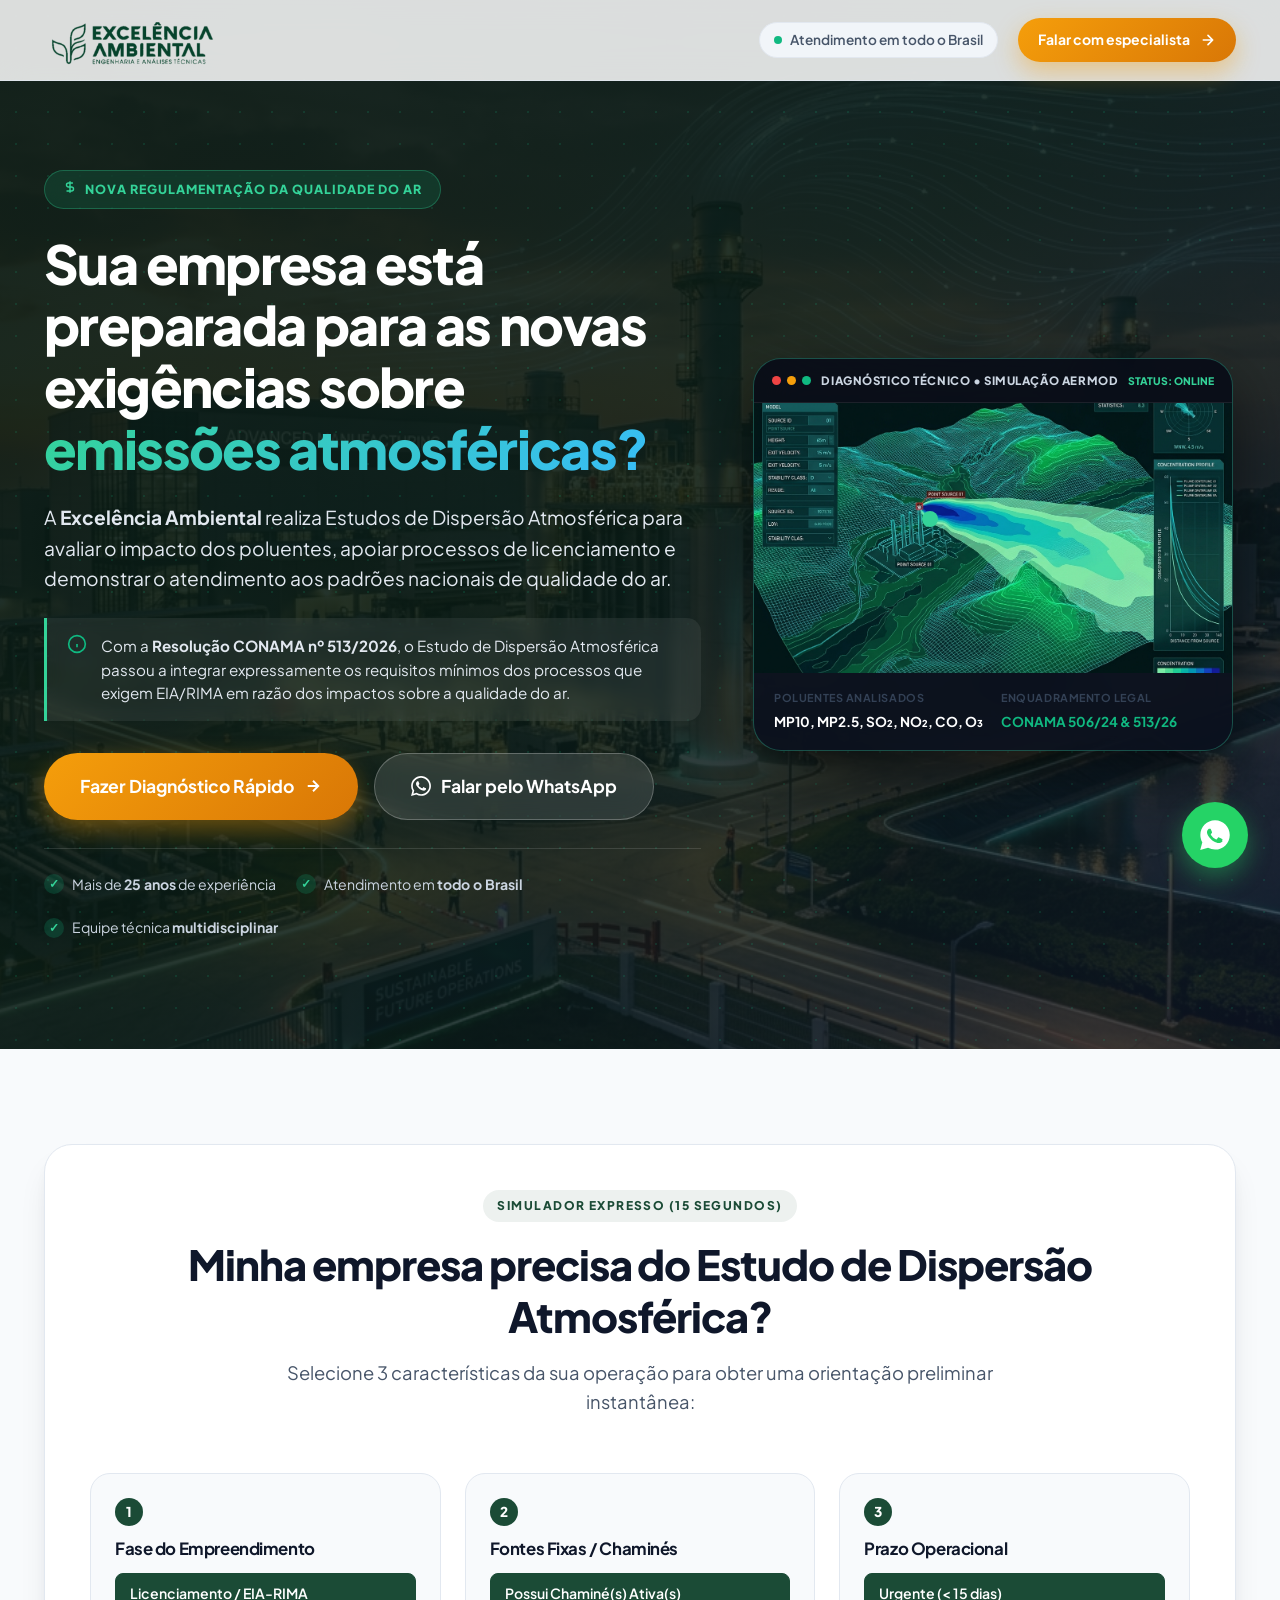
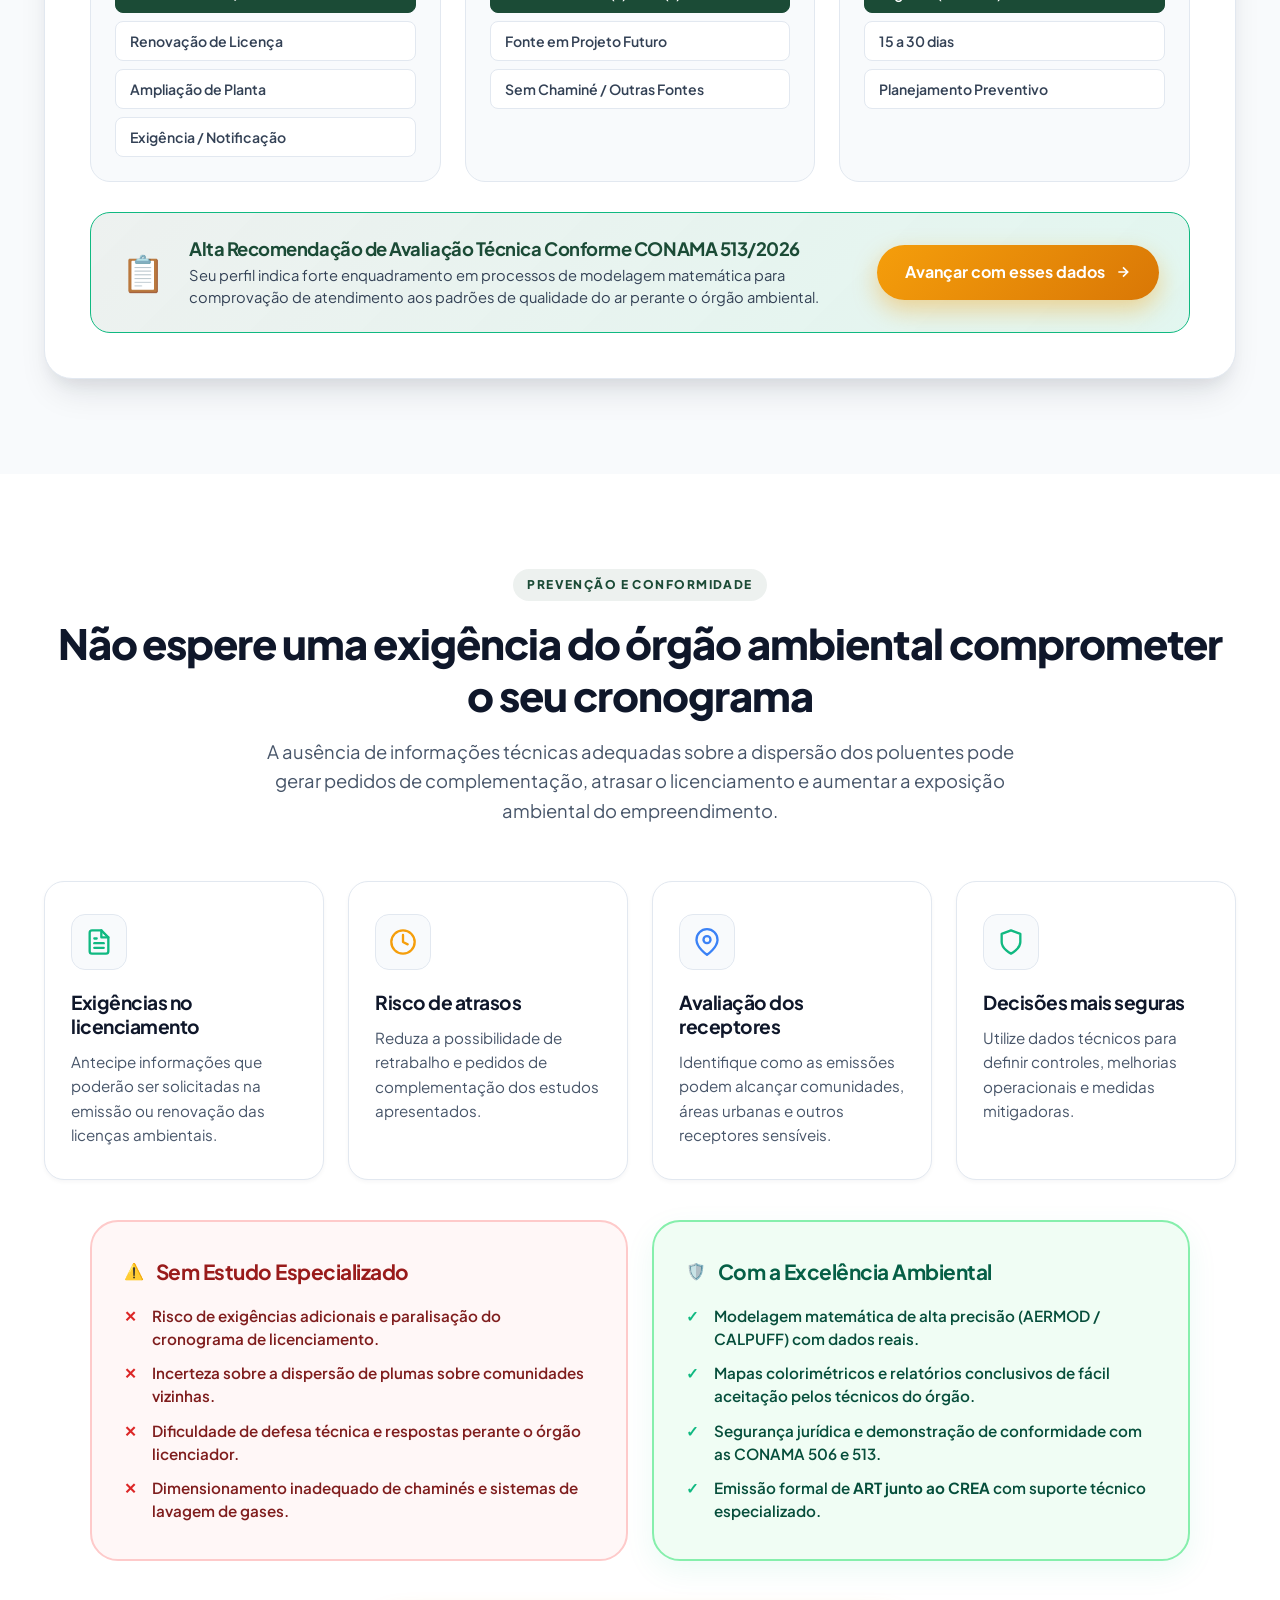
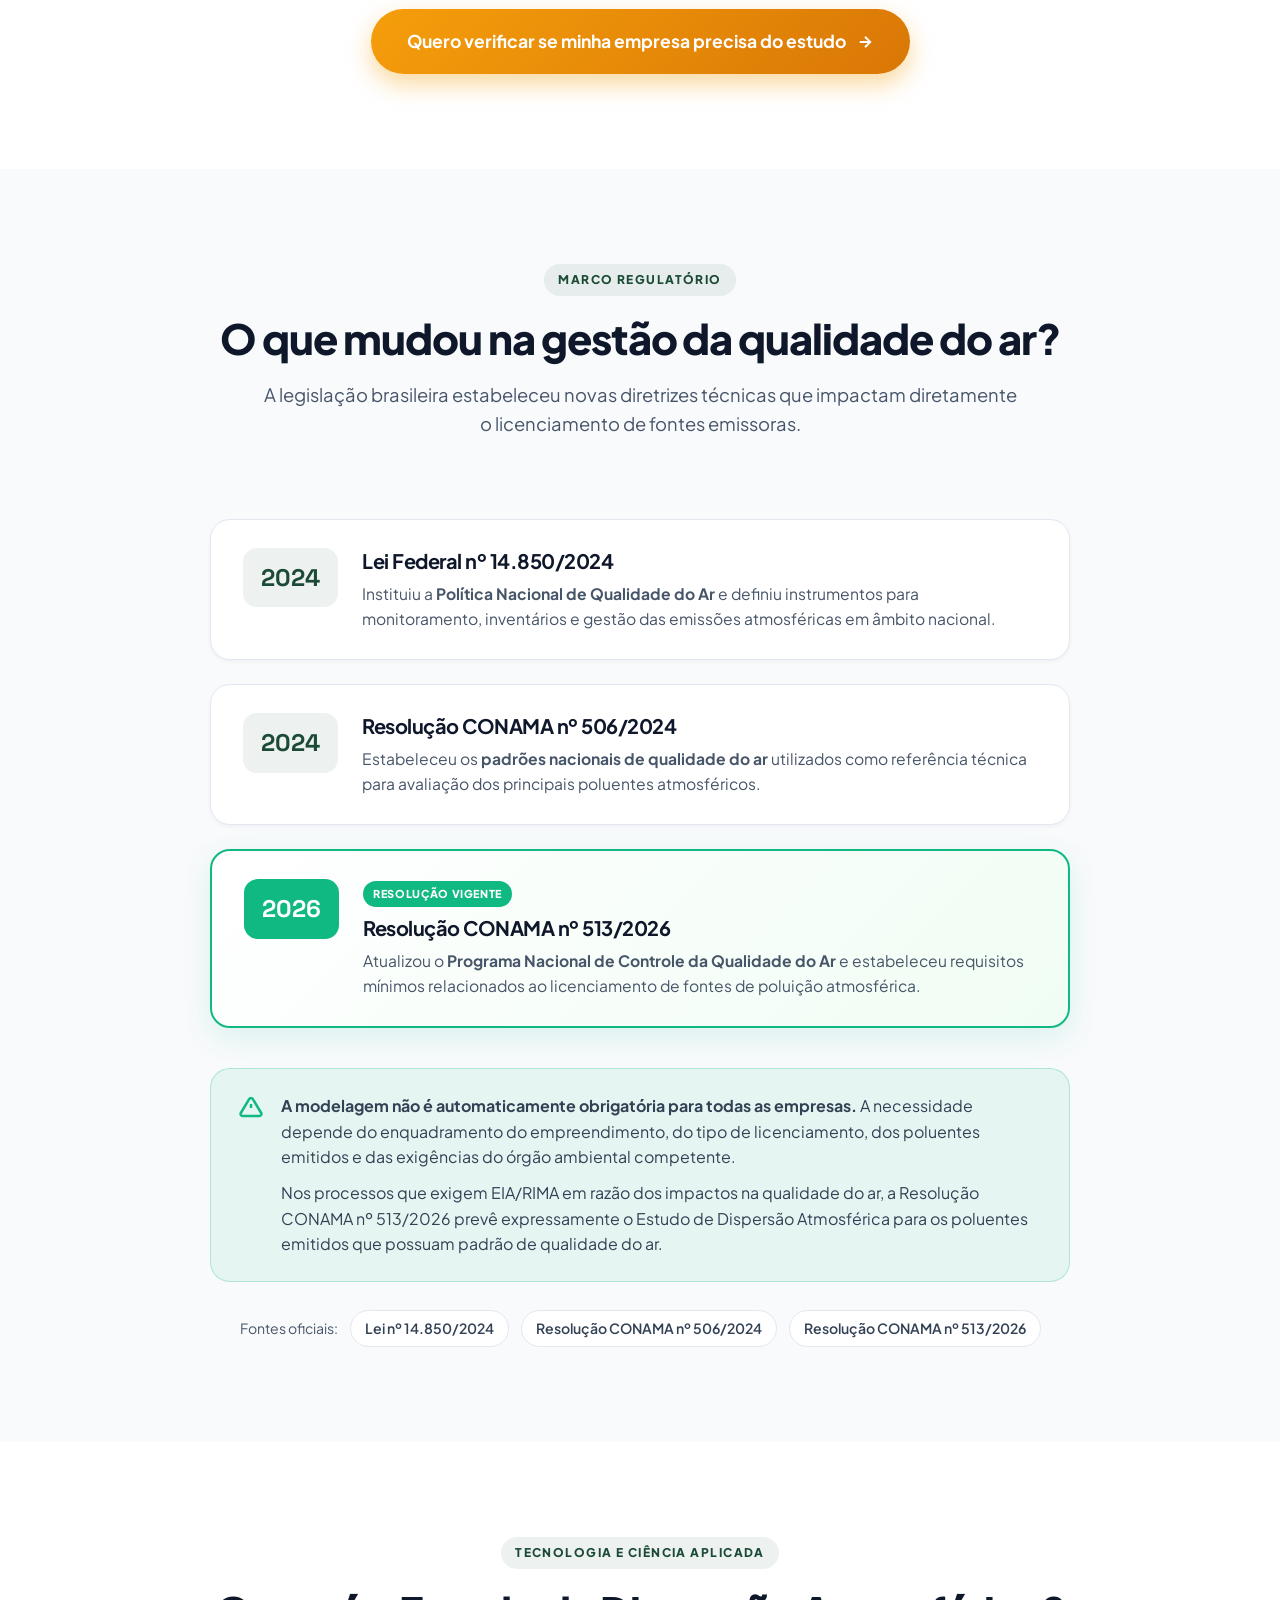
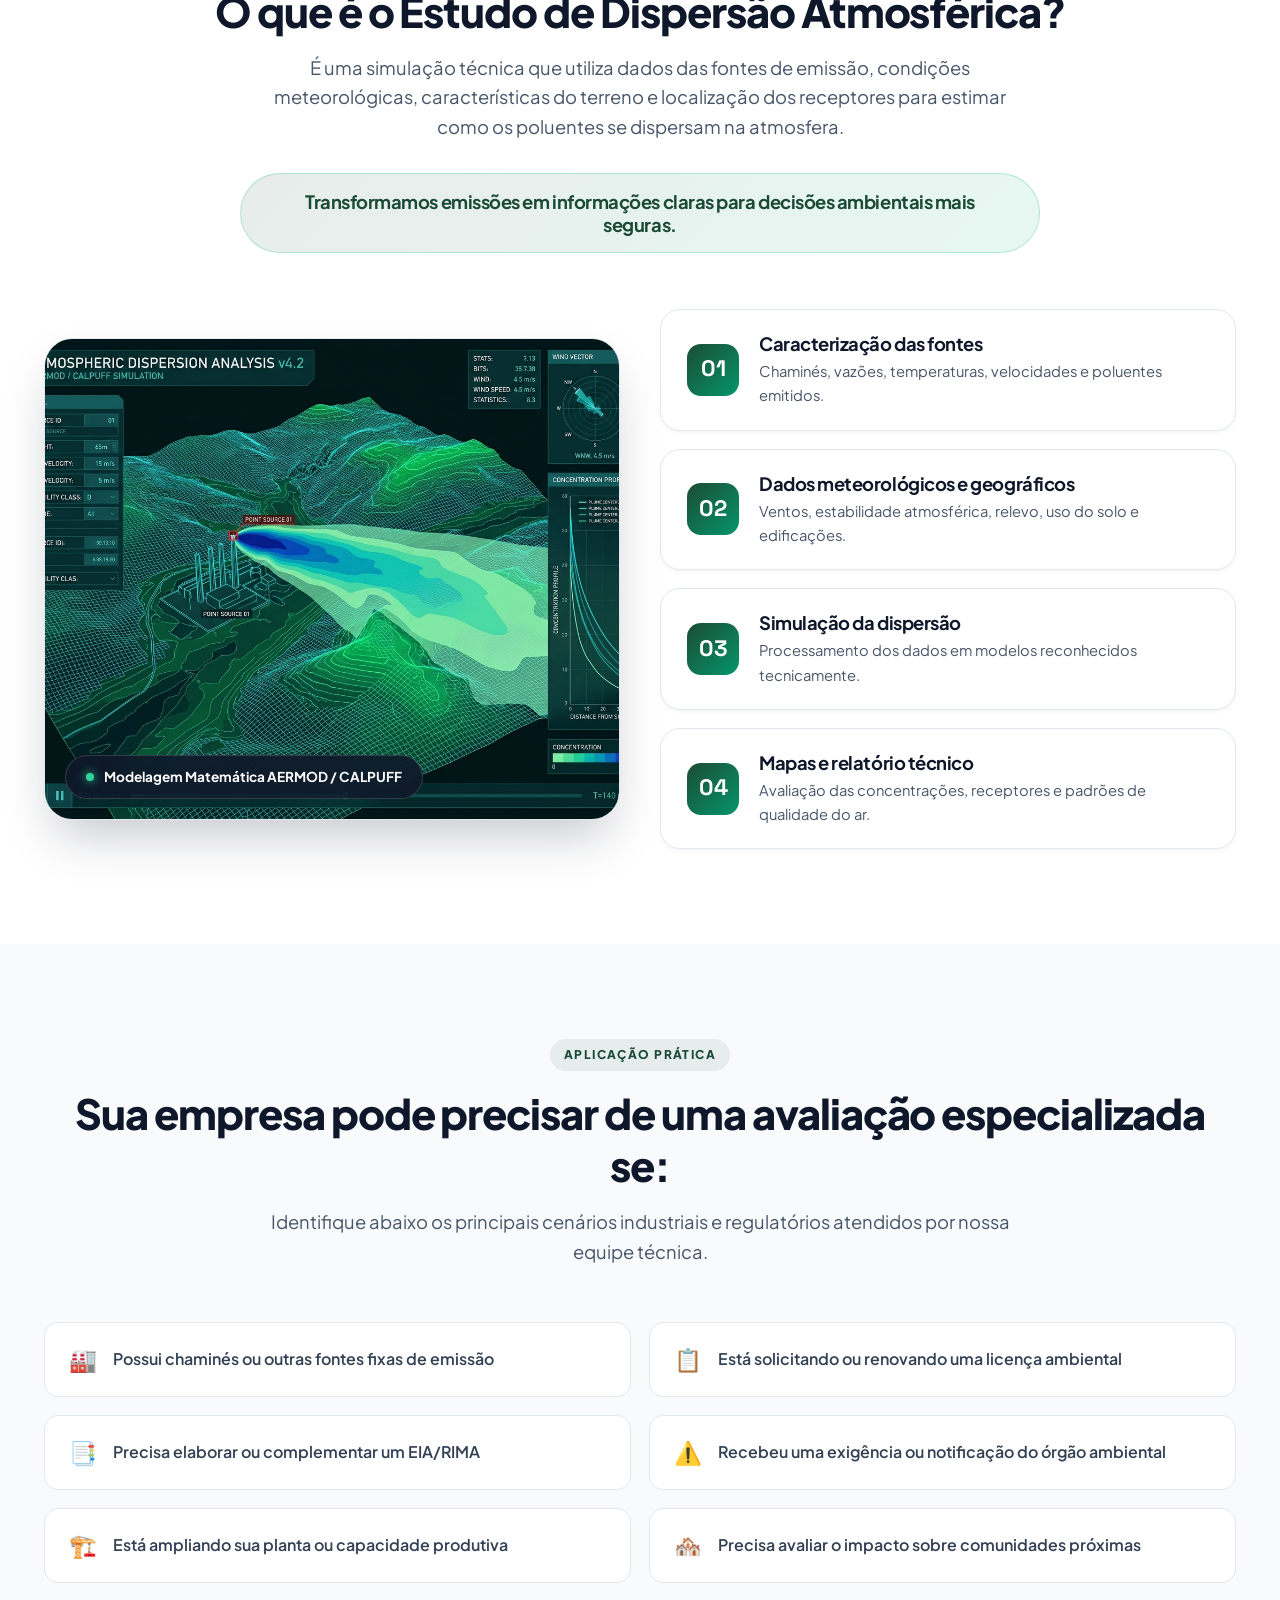
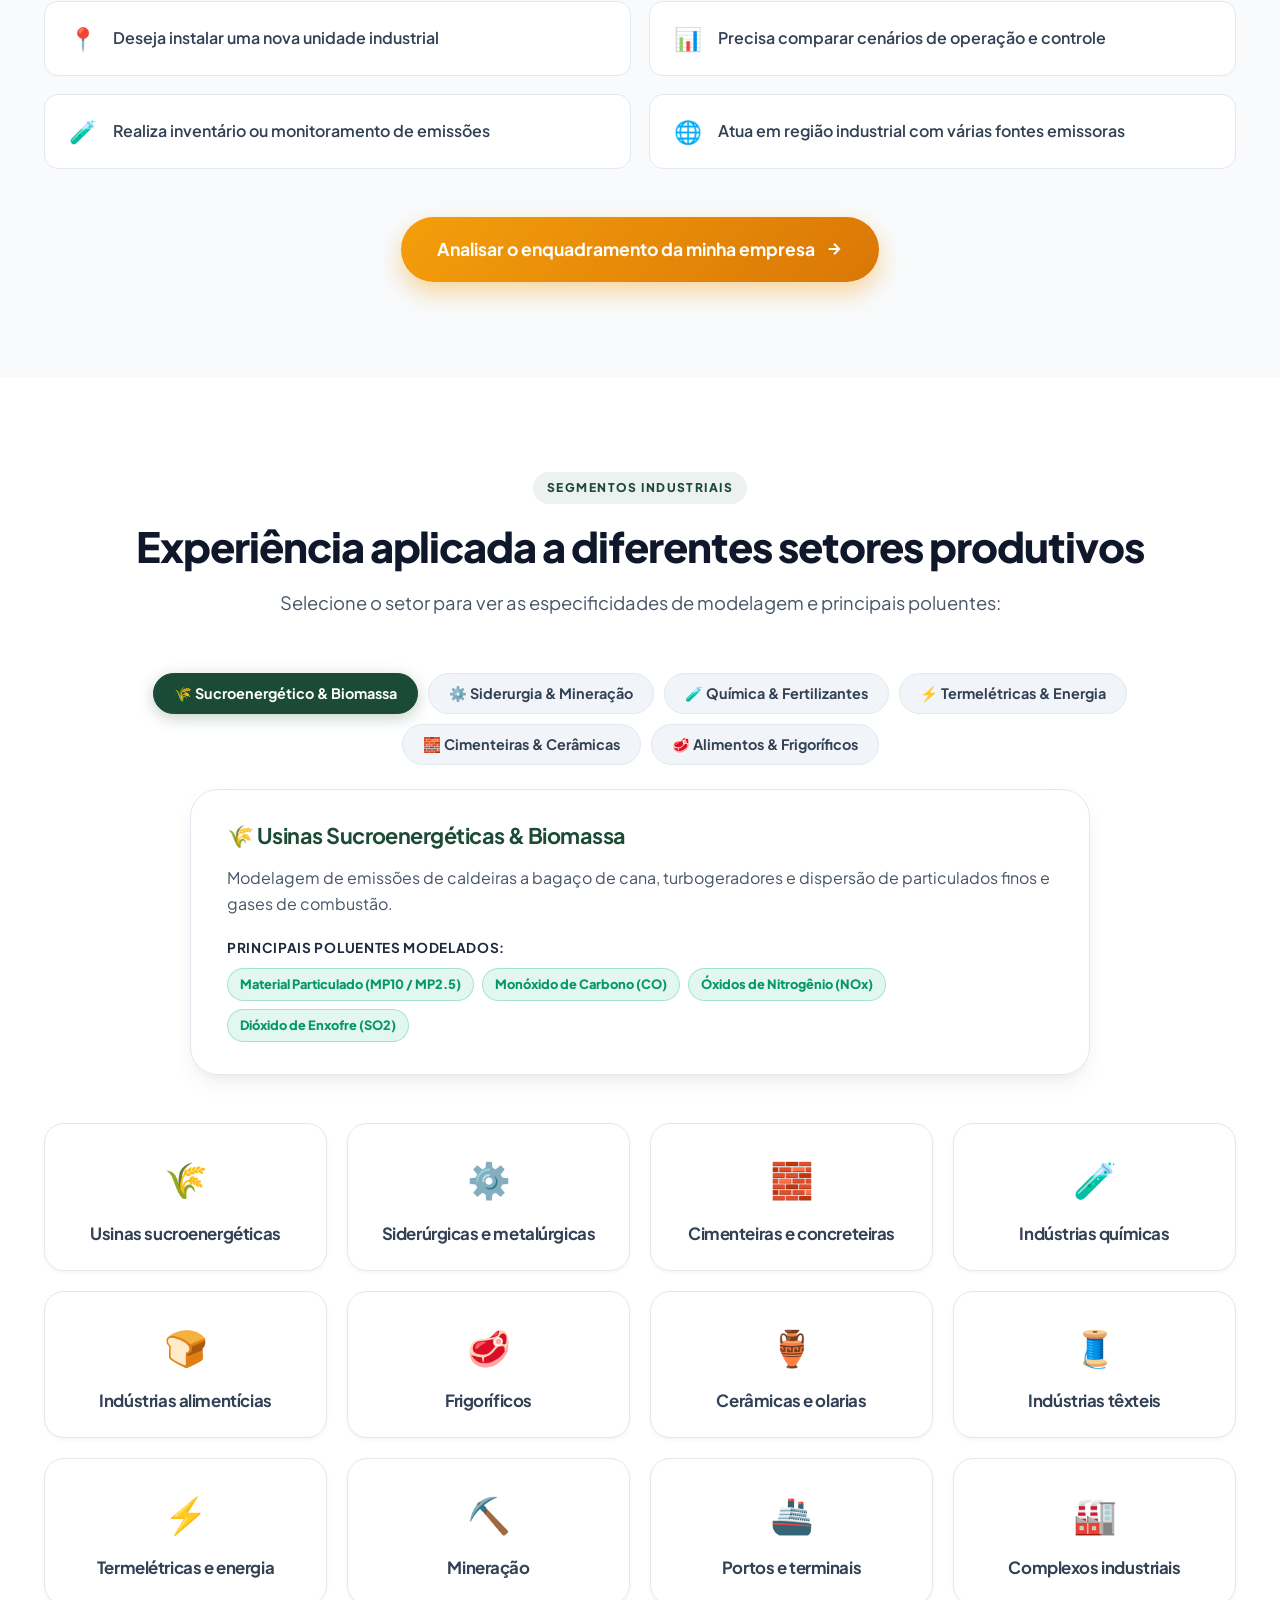
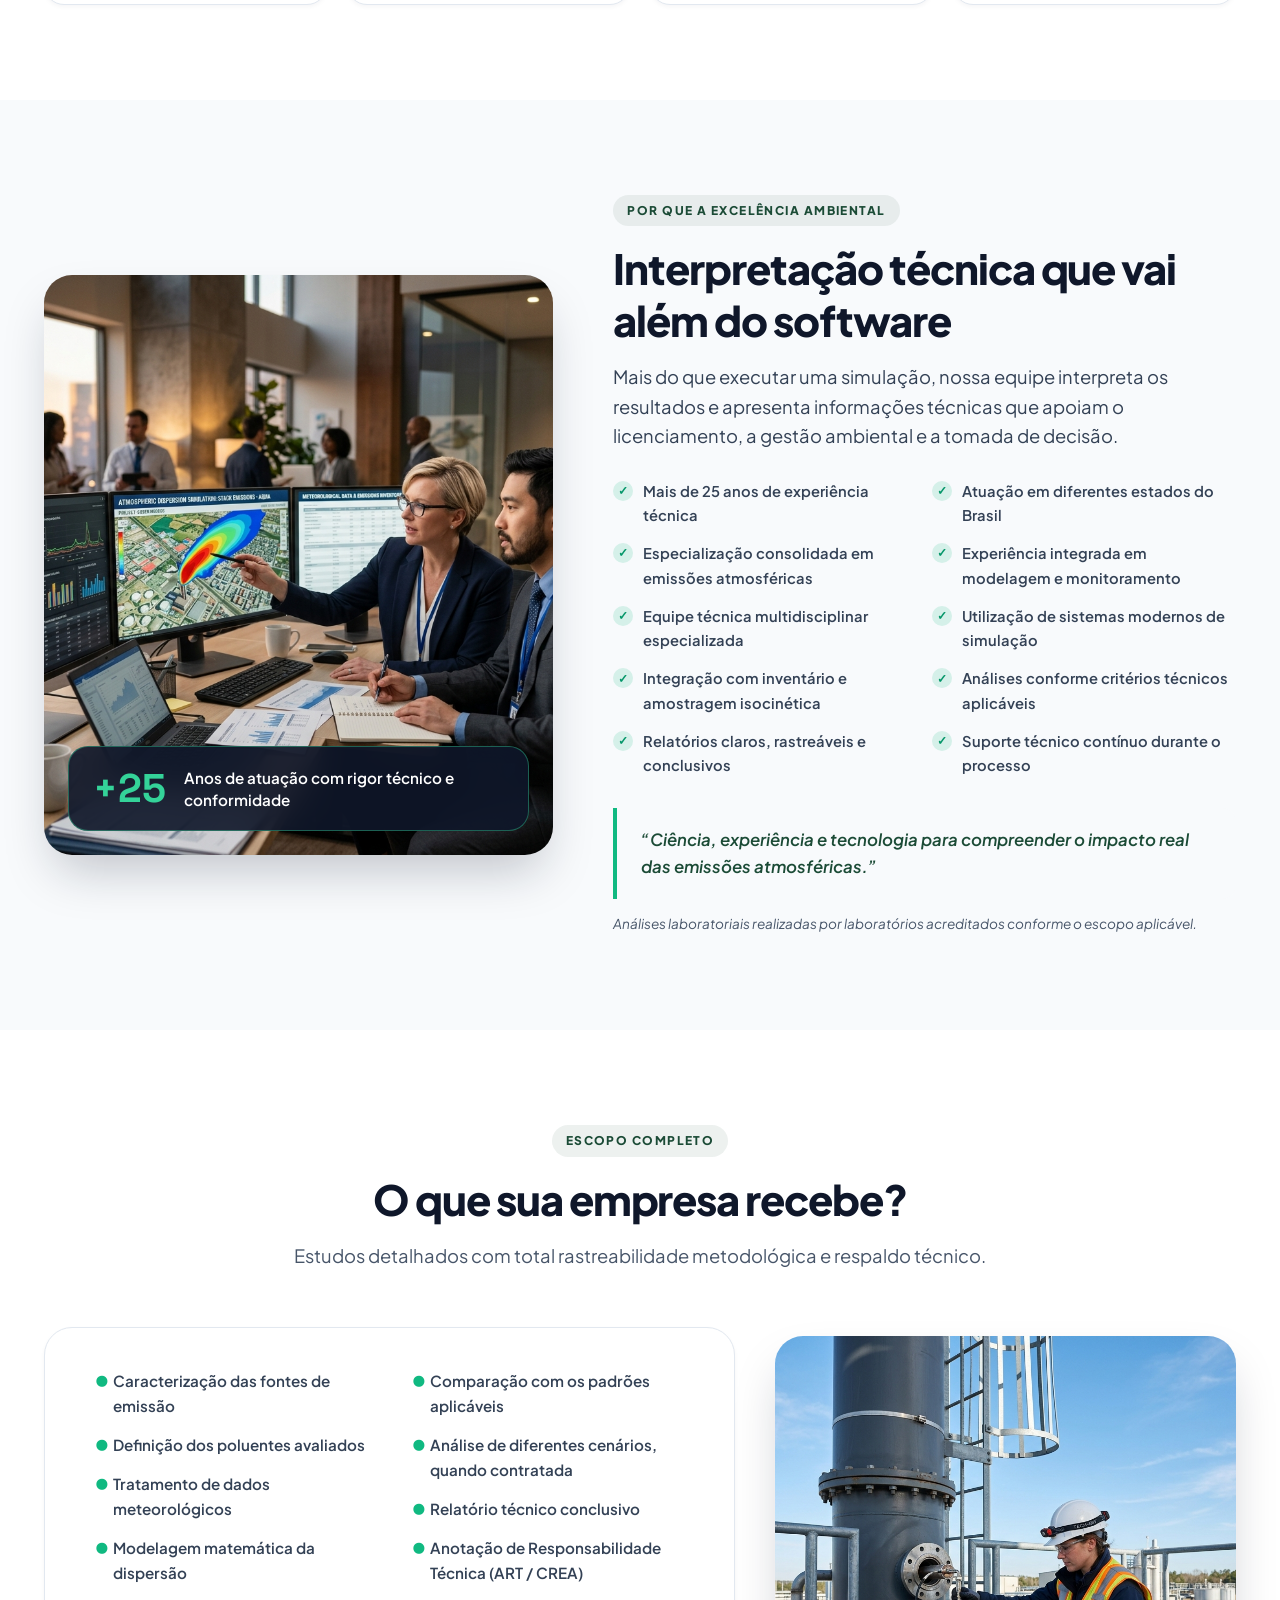
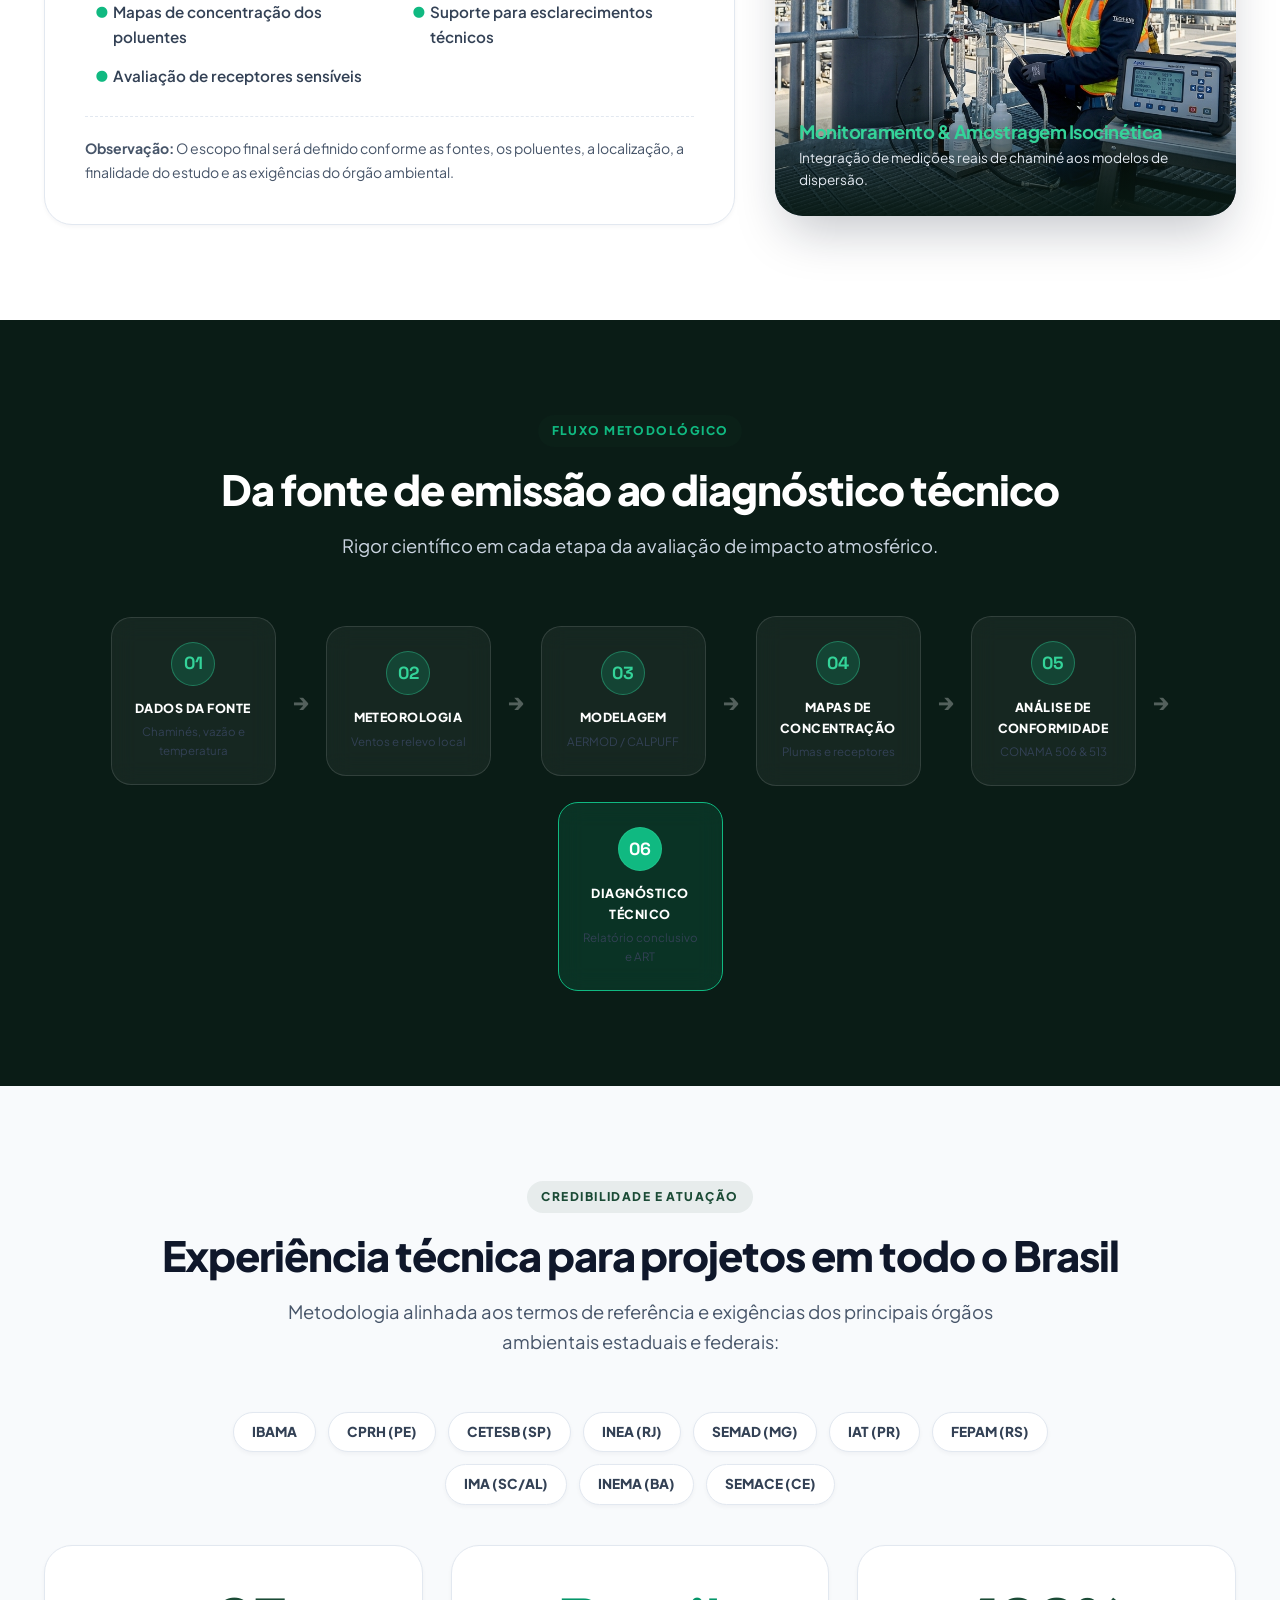
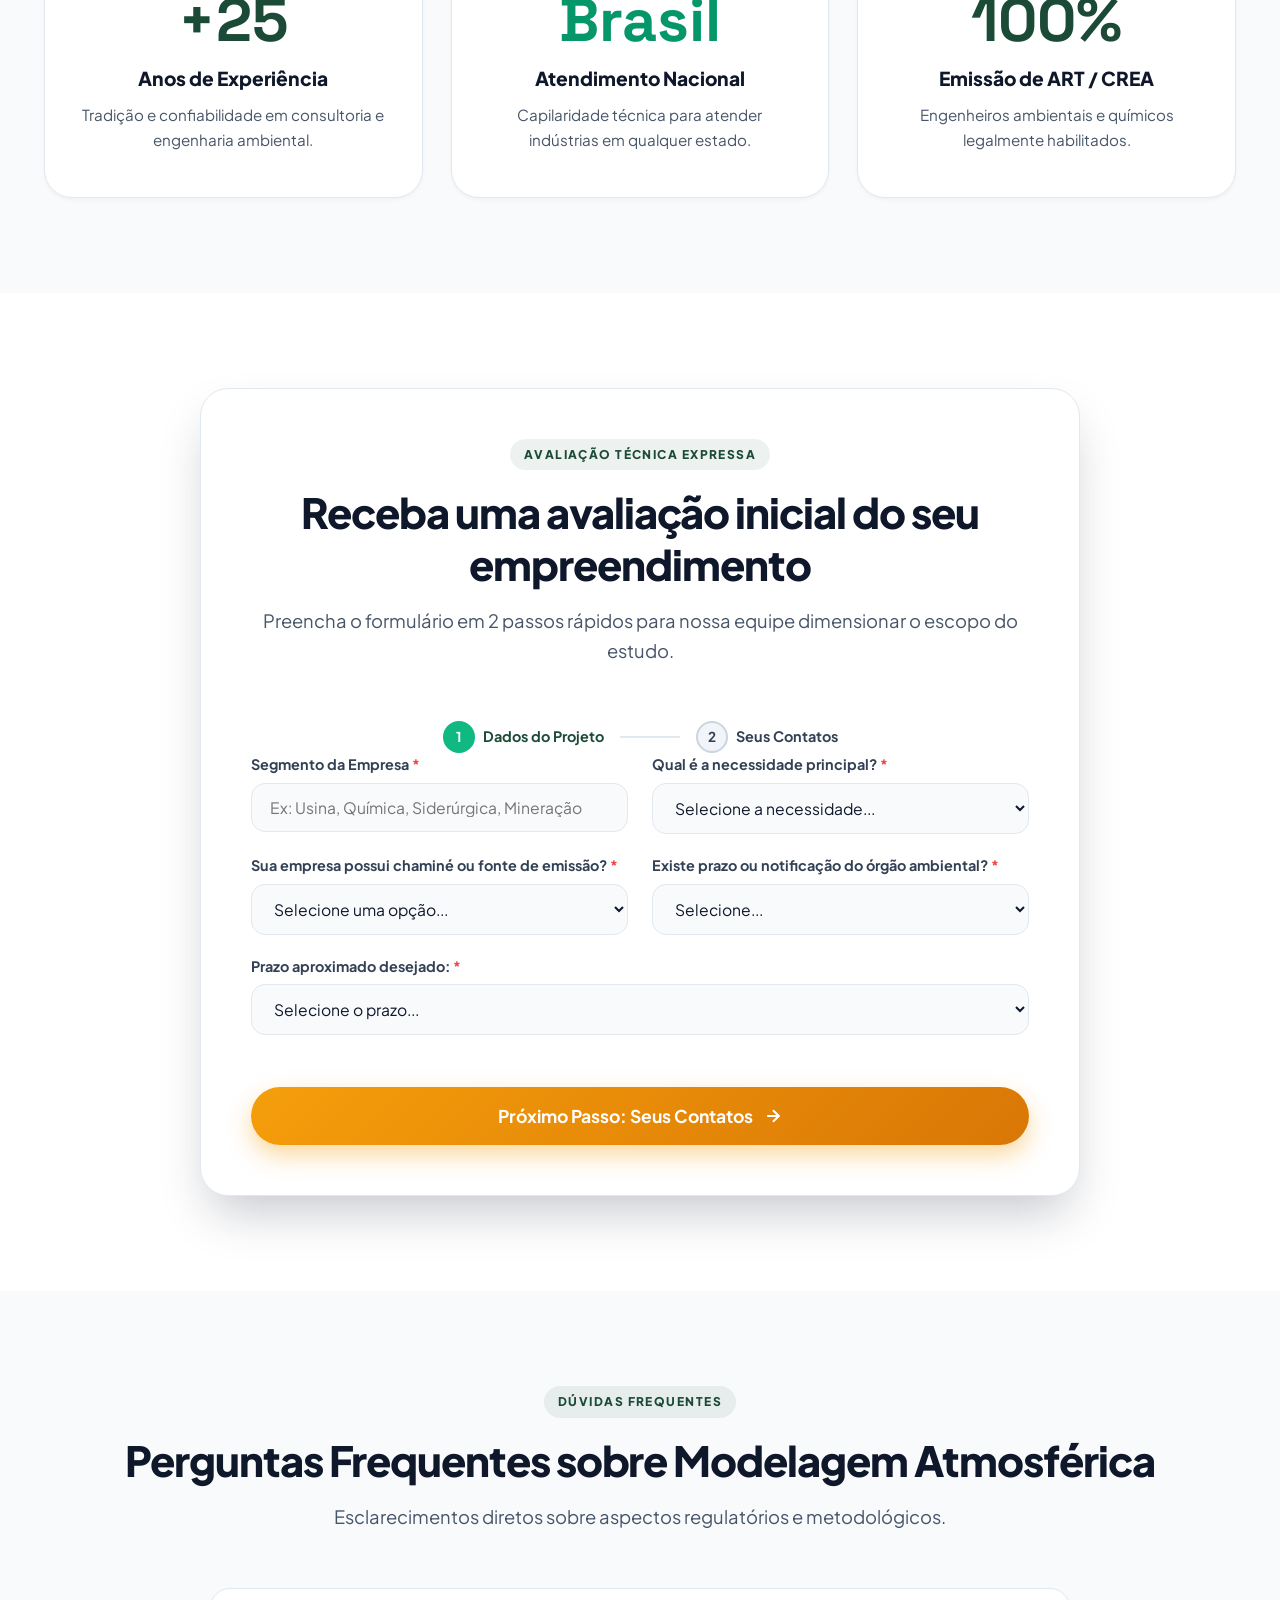
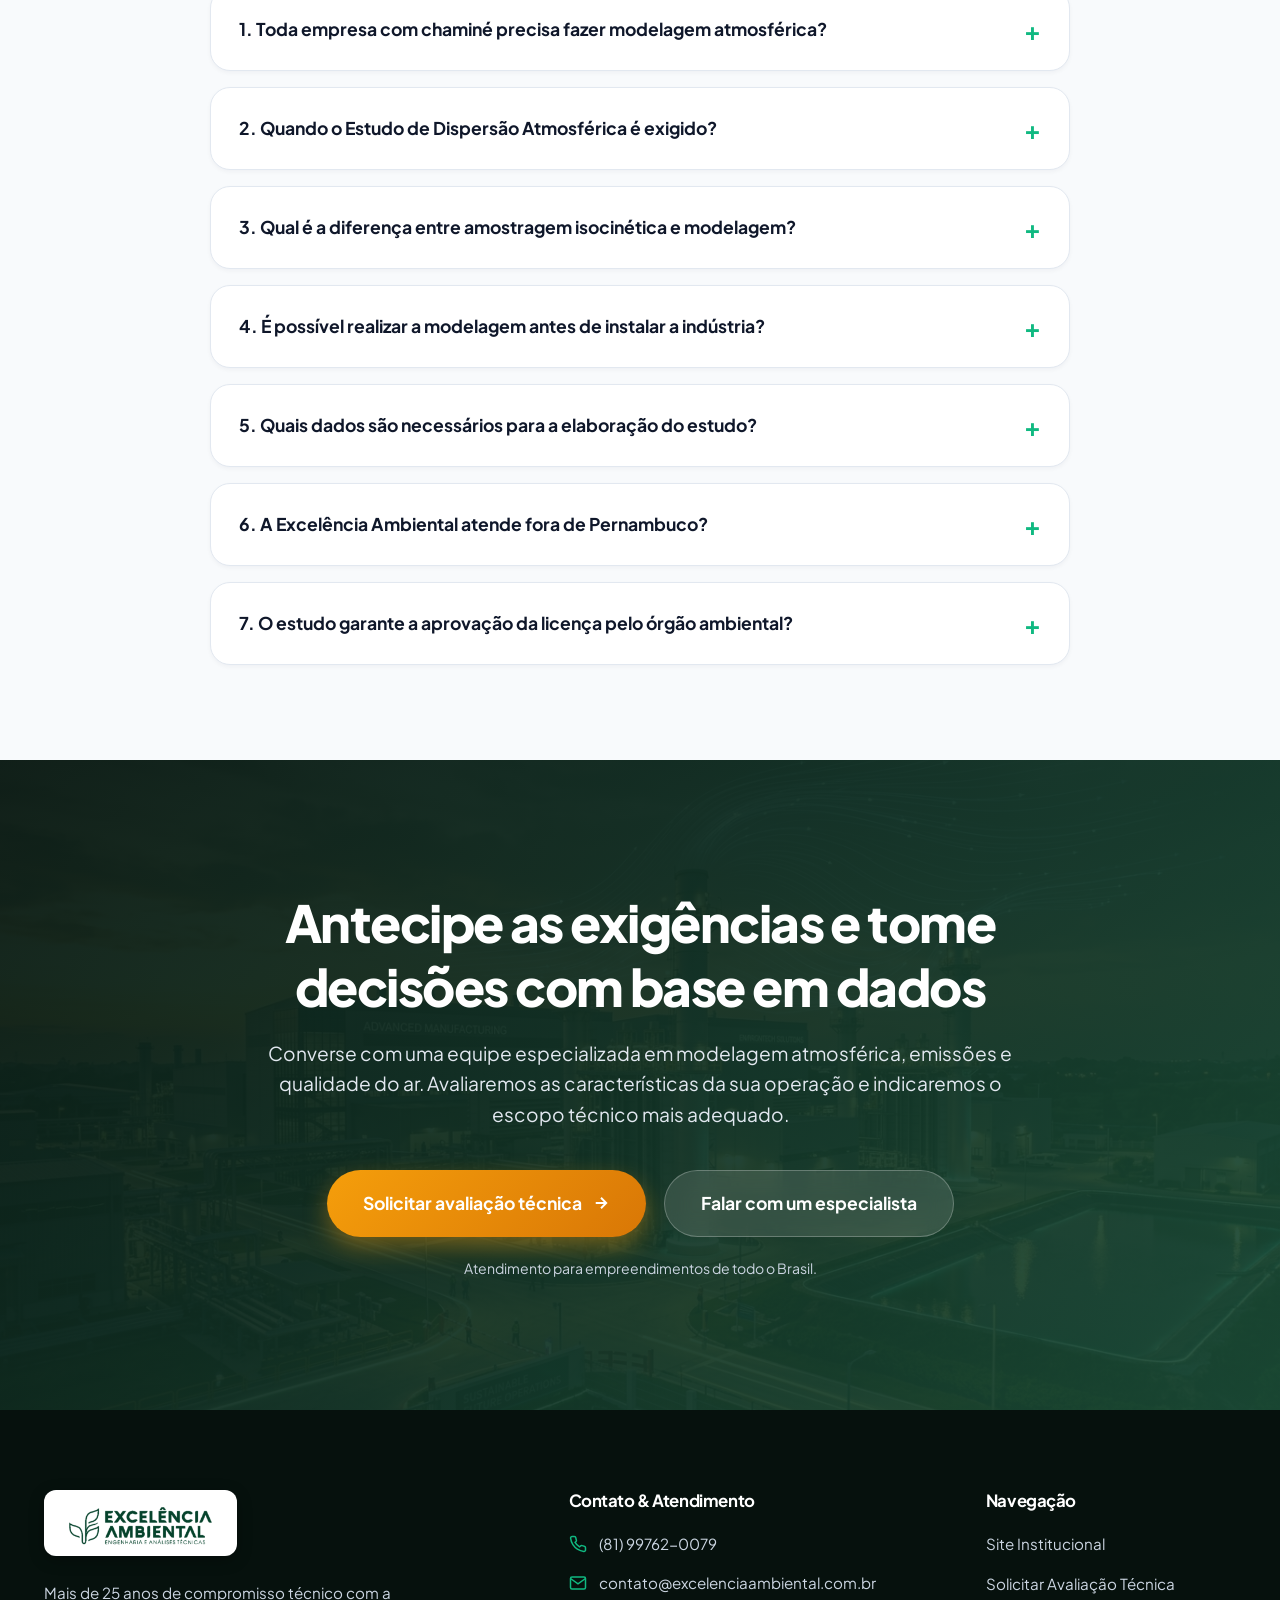
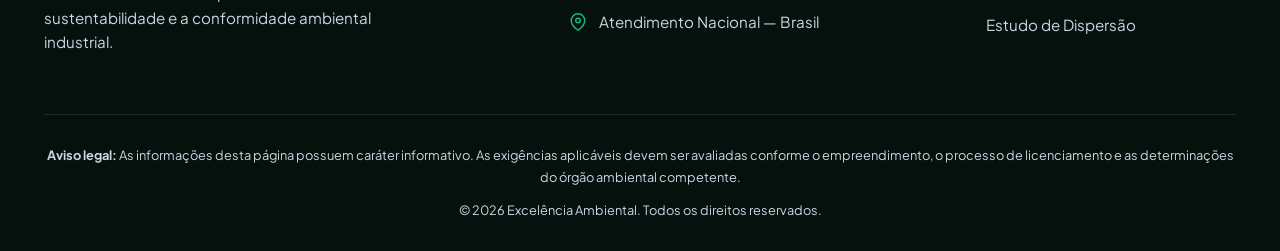
<file: index.html>
<!DOCTYPE html>
<html lang="pt-BR">
<head>
    <meta charset="UTF-8">
    <meta name="viewport" content="width=device-width, initial-scale=1.0">
    <title>Modelagem Atmosférica e Estudo de Dispersão | Excelência Ambiental</title>
    <meta name="description" content="Estudo de Dispersão Atmosférica para licenciamento, EIA/RIMA e avaliação de emissões. Atendimento especializado em todo o Brasil.">
    
    <!-- Open Graph / Redes Sociais -->
    <meta property="og:title" content="Modelagem Atmosférica e Estudo de Dispersão | Excelência Ambiental">
    <meta property="og:description" content="Estudos de dispersão de poluentes, modelagem matemática, amostragem isocinética e apoio para licenciamento ambiental em todo o Brasil.">
    <meta property="og:type" content="website">
    <meta property="og:url" content="https://excelenciaambiental.com.br/modelagem-atmosferica">
    <meta property="og:image" content="assets/hero.jpg">
    
    <!-- Favicon e Fontes -->
    <link rel="preconnect" href="https://fonts.googleapis.com">
    <link rel="preconnect" href="https://fonts.gstatic.com" crossorigin>
    <link href="https://fonts.googleapis.com/css2?family=Plus+Jakarta+Sans:ital,wght@0,300;0,400;0,500;0,600;0,700;0,800;1,400&family=Space+Grotesk:wght@500;700&display=swap" rel="stylesheet">
    
    <!-- Estilos -->
    <link rel="stylesheet" href="style.css">

    <!-- Schema.org Dados Estruturados -->
    <script type="application/ld+json">
    {
      "@context": "https://schema.org",
      "@graph": [
        {
          "@type": "Organization",
          "name": "Excelência Ambiental",
          "url": "https://excelenciaambiental.com.br",
          "logo": "https://excelenciaambiental.com.br/logo.png",
          "description": "Consultoria e engenharia ambiental especializada em dispersão atmosférica, monitoramento de emissões e licenciamento."
        },
        {
          "@type": "ProfessionalService",
          "name": "Estudo de Dispersão Atmosférica - Excelência Ambiental",
          "serviceType": "Modelagem Matemática de Dispersão Atmosférica",
          "description": "Avaliação do impacto de emissões atmosféricas em receptores sensíveis, apoio técnico a EIA/RIMA e atendimento às resoluções CONAMA 506/2024 e 513/2026.",
          "areaServed": "BR",
          "telephone": "+5581997620079",
          "url": "https://excelenciaambiental.com.br/modelagem-atmosferica"
        },
        {
          "@type": "FAQPage",
          "mainEntity": [
            {
              "@type": "Question",
              "name": "Toda empresa com chaminé precisa fazer modelagem atmosférica?",
              "acceptedAnswer": {
                "@type": "Answer",
                "text": "Não necessariamente. A necessidade depende do potencial de emissão, do processo de licenciamento, dos poluentes emitidos e das exigências do órgão ambiental competente."
              }
            },
            {
              "@type": "Question",
              "name": "Quando o Estudo de Dispersão Atmosférica é exigido?",
              "acceptedAnswer": {
                "@type": "Answer",
                "text": "A Resolução CONAMA nº 513/2026 prevê o estudo nos processos com EIA/RIMA exigido em função dos impactos sobre a qualidade do ar. Em outros processos, o órgão licenciador poderá determinar estudos adicionais conforme o caso."
              }
            }
          ]
        }
      ]
    }
    </script>
</head>
<body>

    <!-- 1. HEADER ENXUTO E MODERNO -->
    <header class="header" id="navbar">
        <div class="container header-content">
            <a href="https://excelenciaambiental.com.br/" class="logo-link" aria-label="Excelência Ambiental">
                <img src="logo.png" alt="Excelência Ambiental - Engenharia e Análises Técnicas" class="header-logo-img">
            </a>
            
            <div class="header-right">
                <div class="coverage-badge">
                    <span class="pulse-dot"></span>
                    <span>Atendimento em todo o Brasil</span>
                </div>
                <a href="#contato" class="btn btn-primary btn-sm" id="btn-header-cta">
                    <span>Falar com especialista</span>
                    <svg width="16" height="16" viewBox="0 0 24 24" fill="none" stroke="currentColor" stroke-width="2.5" stroke-linecap="round" stroke-linejoin="round"><path d="M5 12h14M12 5l7 7-7 7"/></svg>
                </a>
            </div>
        </div>
    </header>

    <!-- 2. HERO SECTION -->
    <section class="hero" id="hero">
        <div class="hero-bg-container">
            <img src="assets/hero.jpg" alt="Instalação industrial moderna com simulação de dispersão de pluma atmosférica" class="hero-bg-img" fetchpriority="high">
            <div class="hero-gradient-overlay"></div>
            <div class="hero-grid-pattern"></div>
        </div>

        <div class="container hero-container">
            <div class="hero-grid">
                <div class="hero-content">
                    <div class="hero-badge fade-in">
                        <span class="badge-icon">
                            <svg width="14" height="14" viewBox="0 0 24 24" fill="none" stroke="currentColor" stroke-width="2.5"><path d="M12 2v20M17 5H9.5a3.5 3.5 0 0 0 0 7h5a3.5 3.5 0 0 1 0 7H6"/></svg>
                        </span>
                        <span>NOVA REGULAMENTAÇÃO DA QUALIDADE DO AR</span>
                    </div>

                    <h1 class="hero-title fade-in">
                        Sua empresa está preparada para as novas exigências sobre <span class="highlight-gradient">emissões atmosféricas?</span>
                    </h1>

                    <p class="hero-subtitle fade-in">
                        A <strong>Excelência Ambiental</strong> realiza Estudos de Dispersão Atmosférica para avaliar o impacto dos poluentes, apoiar processos de licenciamento e demonstrar o atendimento aos padrões nacionais de qualidade do ar.
                    </p>

                    <div class="hero-legal-note fade-in">
                        <div class="note-icon">
                            <svg width="20" height="20" viewBox="0 0 24 24" fill="none" stroke="#10B981" stroke-width="2"><circle cx="12" cy="12" r="10"/><path d="M12 16v-4M12 8h.01"/></svg>
                        </div>
                        <p>
                            Com a <strong>Resolução CONAMA nº 513/2026</strong>, o Estudo de Dispersão Atmosférica passou a integrar expressamente os requisitos mínimos dos processos que exigem EIA/RIMA em razão dos impactos sobre a qualidade do ar.
                        </p>
                    </div>

                    <div class="hero-cta-group fade-in">
                        <a href="#diagnostico" class="btn btn-primary btn-lg" id="btn-hero-solicitar">
                            <span>Fazer Diagnóstico Rápido</span>
                            <svg width="18" height="18" viewBox="0 0 24 24" fill="none" stroke="currentColor" stroke-width="2.5"><path d="M5 12h14M12 5l7 7-7 7"/></svg>
                        </a>
                        <a href="https://wa.me/5581997620079?text=Ol%C3%A1!+Acessei+a+p%C3%A1gina+sobre+Modelagem+Atmosf%C3%A9rica+e+gostaria+de+verificar+se+minha+empresa+precisa+realizar+o+estudo." class="btn btn-secondary btn-lg" target="_blank" rel="noopener noreferrer" id="btn-hero-whatsapp">
                            <svg width="20" height="20" viewBox="0 0 24 24" fill="currentColor"><path d="M.057 24l1.687-6.163c-1.041-1.804-1.588-3.849-1.587-5.946.003-6.556 5.338-11.891 11.893-11.891 3.181.001 6.167 1.24 8.413 3.488 2.245 2.248 3.481 5.236 3.48 8.414-.003 6.557-5.338 11.892-11.893 11.892-1.99-.001-3.951-.5-5.688-1.448l-6.305 1.654zm6.597-3.807c1.676.995 3.276 1.591 5.392 1.592 5.448 0 9.886-4.434 9.889-9.885.002-5.462-4.415-9.89-9.881-9.892-5.452 0-9.887 4.434-9.889 9.884-.001 2.225.651 3.891 1.746 5.634l-.999 3.648 3.742-.981zm11.387-5.464c-.074-.124-.272-.198-.57-.347-.297-.149-1.758-.868-2.031-.967-.272-.099-.47-.149-.669.149-.198.297-.768.967-.941 1.165-.173.198-.347.223-.644.074-.297-.149-1.255-.462-2.39-1.475-.883-.788-1.48-1.761-1.653-2.059-.173-.297-.018-.458.13-.606.134-.133.297-.347.446-.521.151-.172.2-.296.3-.495.099-.198.05-.372-.025-.521-.075-.148-.669-1.611-.916-2.206-.242-.579-.487-.501-.669-.51l-.57-.01c-.198 0-.52.074-.792.372s-1.04 1.016-1.04 2.479 1.065 2.876 1.213 3.074c.149.198 2.095 3.2 5.076 4.487.709.306 1.263.489 1.694.626.712.226 1.36.194 1.872.118.571-.085 1.758-.719 2.006-1.413.248-.695.248-1.29.173-1.414z"/></svg>
                            <span>Falar pelo WhatsApp</span>
                        </a>
                    </div>

                    <div class="hero-trust-bar fade-in">
                        <div class="trust-pill">
                            <span class="check-icon">✓</span>
                            <span>Mais de <strong>25 anos</strong> de experiência</span>
                        </div>
                        <div class="trust-pill">
                            <span class="check-icon">✓</span>
                            <span>Atendimento em <strong>todo o Brasil</strong></span>
                        </div>
                        <div class="trust-pill">
                            <span class="check-icon">✓</span>
                            <span>Equipe técnica <strong>multidisciplinar</strong></span>
                        </div>
                    </div>
                </div>

                <!-- Card Interativo Flutuante do Hero -->
                <div class="hero-visual-card fade-in">
                    <div class="tech-monitor-card">
                        <div class="card-header-bar">
                            <div class="monitor-dots">
                                <span></span><span></span><span></span>
                            </div>
                            <span class="monitor-title">DIAGNÓSTICO TÉCNICO • SIMULAÇÃO AERMOD</span>
                            <span class="monitor-status">STATUS: ONLINE</span>
                        </div>
                        <div class="card-image-preview">
                            <img src="assets/dispersion-map.jpg" alt="Mapa de dispersão e pluma atmosférica">
                            <div class="live-radar-ping"></div>
                        </div>
                        <div class="card-details-row">
                            <div class="detail-col">
                                <span class="detail-label">POLUENTES ANALISADOS</span>
                                <span class="detail-value">MP10, MP2.5, SO₂, NO₂, CO, O₃</span>
                            </div>
                            <div class="detail-col">
                                <span class="detail-label">ENQUADRAMENTO LEGAL</span>
                                <span class="detail-value text-emerald">CONAMA 506/24 & 513/26</span>
                            </div>
                        </div>
                    </div>
                </div>
            </div>
        </div>
    </section>

    <!-- 2.1 MINI-DIAGNÓSTICO RÁPIDO INTERATIVO (NOVO) -->
    <section class="diagnostic-section section bg-slate" id="diagnostico">
        <div class="container">
            <div class="diagnostic-card-wrapper fade-in">
                <div class="diag-header text-center">
                    <span class="section-tag">SIMULADOR EXPRESSO (15 SEGUNDOS)</span>
                    <h2 class="section-title">Minha empresa precisa do Estudo de Dispersão Atmosférica?</h2>
                    <p class="section-subtitle">Selecione 3 características da sua operação para obter uma orientação preliminar instantânea:</p>
                </div>

                <div class="diag-steps-grid">
                    <!-- Pergunta 1 -->
                    <div class="diag-step-box">
                        <div class="diag-step-badge">1</div>
                        <h4>Fase do Empreendimento</h4>
                        <div class="diag-options-group" data-group="fase">
                            <button type="button" class="diag-pill-btn active" data-val="Licenciamento ou EIA/RIMA">Licenciamento / EIA-RIMA</button>
                            <button type="button" class="diag-pill-btn" data-val="Renovação de Licença">Renovação de Licença</button>
                            <button type="button" class="diag-pill-btn" data-val="Ampliação de Planta">Ampliação de Planta</button>
                            <button type="button" class="diag-pill-btn" data-val="Notificação de Órgão">Exigência / Notificação</button>
                        </div>
                    </div>

                    <!-- Pergunta 2 -->
                    <div class="diag-step-box">
                        <div class="diag-step-badge">2</div>
                        <h4>Fontes Fixas / Chaminés</h4>
                        <div class="diag-options-group" data-group="fonte">
                            <button type="button" class="diag-pill-btn active" data-val="Sim, possui chaminés ativas">Possui Chaminé(s) Ativa(s)</button>
                            <button type="button" class="diag-pill-btn" data-val="Em projeto / Futura instalação">Fonte em Projeto Futuro</button>
                            <button type="button" class="diag-pill-btn" data-val="Não possui chaminé">Sem Chaminé / Outras Fontes</button>
                        </div>
                    </div>

                    <!-- Pergunta 3 -->
                    <div class="diag-step-box">
                        <div class="diag-step-badge">3</div>
                        <h4>Prazo Operacional</h4>
                        <div class="diag-options-group" data-group="prazo">
                            <button type="button" class="diag-pill-btn active" data-val="Urgente - até 15 dias">Urgente (&lt; 15 dias)</button>
                            <button type="button" class="diag-pill-btn" data-val="15 a 30 dias">15 a 30 dias</button>
                            <button type="button" class="diag-pill-btn" data-val="Planejamento preventivo">Planejamento Preventivo</button>
                        </div>
                    </div>
                </div>

                <!-- Resultado Dinâmico do Diagnóstico -->
                <div class="diag-result-box" id="diag-result">
                    <div class="diag-result-icon">📋</div>
                    <div class="diag-result-text">
                        <h4 id="diag-result-title">Alta Recomendação de Avaliação Técnica Conforme CONAMA 513/2026</h4>
                        <p id="diag-result-desc">Seu perfil indica forte enquadramento em processos de modelagem matemática para comprovação de atendimento aos padrões de qualidade do ar perante o órgão ambiental.</p>
                    </div>
                    <a href="#contato" class="btn btn-primary" id="btn-diag-apply">
                        <span>Avançar com esses dados</span>
                        <svg width="16" height="16" viewBox="0 0 24 24" fill="none" stroke="currentColor" stroke-width="2.5"><path d="M5 12h14M12 5l7 7-7 7"/></svg>
                    </a>
                </div>
            </div>
        </div>
    </section>

    <!-- 3. BLOCO DE URGÊNCIA E PREVENÇÃO -->
    <section class="urgency section" id="urgencia">
        <div class="container">
            <div class="section-header text-center fade-in">
                <span class="section-tag">PREVENÇÃO E CONFORMIDADE</span>
                <h2 class="section-title">Não espere uma exigência do órgão ambiental comprometer o seu cronograma</h2>
                <p class="section-subtitle">
                    A ausência de informações técnicas adequadas sobre a dispersão dos poluentes pode gerar pedidos de complementação, atrasar o licenciamento e aumentar a exposição ambiental do empreendimento.
                </p>
            </div>

            <div class="cards-grid cols-4">
                <div class="feature-card fade-in">
                    <div class="card-icon-wrap">
                        <svg width="28" height="28" viewBox="0 0 24 24" fill="none" stroke="#10B981" stroke-width="2" stroke-linecap="round" stroke-linejoin="round"><path d="M14 2H6a2 2 0 0 0-2 2v16a2 2 0 0 0 2 2h12a2 2 0 0 0 2-2V8z"/><polyline points="14 2 14 8 20 8"/><line x1="16" y1="13" x2="8" y2="13"/><line x1="16" y1="17" x2="8" y2="17"/><polyline points="10 9 9 9 8 9"/></svg>
                    </div>
                    <h3 class="card-title">Exigências no licenciamento</h3>
                    <p class="card-text">Antecipe informações que poderão ser solicitadas na emissão ou renovação das licenças ambientais.</p>
                </div>

                <div class="feature-card fade-in">
                    <div class="card-icon-wrap">
                        <svg width="28" height="28" viewBox="0 0 24 24" fill="none" stroke="#F59E0B" stroke-width="2" stroke-linecap="round" stroke-linejoin="round"><circle cx="12" cy="12" r="10"/><polyline points="12 6 12 12 16 14"/></svg>
                    </div>
                    <h3 class="card-title">Risco de atrasos</h3>
                    <p class="card-text">Reduza a possibilidade de retrabalho e pedidos de complementação dos estudos apresentados.</p>
                </div>

                <div class="feature-card fade-in">
                    <div class="card-icon-wrap">
                        <svg width="28" height="28" viewBox="0 0 24 24" fill="none" stroke="#3B82F6" stroke-width="2" stroke-linecap="round" stroke-linejoin="round"><path d="M21 10c0 7-9 13-9 13s-9-6-9-13a9 9 0 0 1 18 0z"/><circle cx="12" cy="10" r="3"/></svg>
                    </div>
                    <h3 class="card-title">Avaliação dos receptores</h3>
                    <p class="card-text">Identifique como as emissões podem alcançar comunidades, áreas urbanas e outros receptores sensíveis.</p>
                </div>

                <div class="feature-card fade-in">
                    <div class="card-icon-wrap">
                        <svg width="28" height="28" viewBox="0 0 24 24" fill="none" stroke="#10B981" stroke-width="2" stroke-linecap="round" stroke-linejoin="round"><path d="M12 22s8-4 8-10V5l-8-3-8 3v7c0 6 8 10 8 10z"/></svg>
                    </div>
                    <h3 class="card-title">Decisões mais seguras</h3>
                    <p class="card-text">Utilize dados técnicos para definir controles, melhorias operacionais e medidas mitigadoras.</p>
                </div>
            </div>

            <!-- COMPARATIVO VISUAL (SEM MODELAGEM VS COM A EXCELÊNCIA AMBIENTAL) -->
            <div class="comparison-wrapper mt-5 fade-in">
                <div class="comparison-grid cols-2">
                    <div class="comp-card comp-danger">
                        <div class="comp-header">
                            <span class="comp-icon">⚠️</span>
                            <h3>Sem Estudo Especializado</h3>
                        </div>
                        <ul class="comp-list">
                            <li>Risco de exigências adicionais e paralisação do cronograma de licenciamento.</li>
                            <li>Incerteza sobre a dispersão de plumas sobre comunidades vizinhas.</li>
                            <li>Dificuldade de defesa técnica e respostas perante o órgão licenciador.</li>
                            <li>Dimensionamento inadequado de chaminés e sistemas de lavagem de gases.</li>
                        </ul>
                    </div>

                    <div class="comp-card comp-success">
                        <div class="comp-header">
                            <span class="comp-icon">🛡️</span>
                            <h3>Com a Excelência Ambiental</h3>
                        </div>
                        <ul class="comp-list">
                            <li>Modelagem matemática de alta precisão (AERMOD / CALPUFF) com dados reais.</li>
                            <li>Mapas colorimétricos e relatórios conclusivos de fácil aceitação pelos técnicos do órgão.</li>
                            <li>Segurança jurídica e demonstração de conformidade com as CONAMA 506 e 513.</li>
                            <li>Emissão formal de <strong>ART junto ao CREA</strong> com suporte técnico especializado.</li>
                        </ul>
                    </div>
                </div>
            </div>

            <div class="text-center mt-5 fade-in">
                <a href="#contato" class="btn btn-primary btn-lg">
                    <span>Quero verificar se minha empresa precisa do estudo</span>
                    <svg width="18" height="18" viewBox="0 0 24 24" fill="none" stroke="currentColor" stroke-width="2.5"><path d="M5 12h14M12 5l7 7-7 7"/></svg>
                </a>
            </div>
        </div>
    </section>

    <!-- 4. BLOCO SOBRE A LEGISLAÇÃO -->
    <section class="legislation section bg-slate" id="legislacao">
        <div class="container">
            <div class="section-header text-center fade-in">
                <span class="section-tag">MARCO REGULATÓRIO</span>
                <h2 class="section-title">O que mudou na gestão da qualidade do ar?</h2>
                <p class="section-subtitle">
                    A legislação brasileira estabeleceu novas diretrizes técnicas que impactam diretamente o licenciamento de fontes emissoras.
                </p>
            </div>

            <div class="timeline-container fade-in">
                <div class="timeline-track"></div>
                
                <div class="timeline-card">
                    <div class="timeline-year-badge">2024</div>
                    <div class="timeline-card-body">
                        <h4>Lei Federal nº 14.850/2024</h4>
                        <p>Instituiu a <strong>Política Nacional de Qualidade do Ar</strong> e definiu instrumentos para monitoramento, inventários e gestão das emissões atmosféricas em âmbito nacional.</p>
                    </div>
                </div>

                <div class="timeline-card">
                    <div class="timeline-year-badge">2024</div>
                    <div class="timeline-card-body">
                        <h4>Resolução CONAMA nº 506/2024</h4>
                        <p>Estabeleceu os <strong>padrões nacionais de qualidade do ar</strong> utilizados como referência técnica para avaliação dos principais poluentes atmosféricos.</p>
                    </div>
                </div>

                <div class="timeline-card active-card">
                    <div class="timeline-year-badge highlight-year">2026</div>
                    <div class="timeline-card-body">
                        <span class="new-tag">RESOLUÇÃO VIGENTE</span>
                        <h4>Resolução CONAMA nº 513/2026</h4>
                        <p>Atualizou o <strong>Programa Nacional de Controle da Qualidade do Ar</strong> e estabeleceu requisitos mínimos relacionados ao licenciamento de fontes de poluição atmosférica.</p>
                    </div>
                </div>
            </div>

            <div class="legal-highlight-box fade-in">
                <div class="highlight-icon">
                    <svg width="24" height="24" viewBox="0 0 24 24" fill="none" stroke="#10B981" stroke-width="2.5"><path d="M10.29 3.86L1.82 18a2 2 0 0 0 1.71 3h16.94a2 2 0 0 0 1.71-3L13.71 3.86a2 2 0 0 0-3.42 0z"/><line x1="12" y1="9" x2="12" y2="13"/><line x1="12" y1="17" x2="12.01" y2="17"/></svg>
                </div>
                <div class="highlight-text-content">
                    <p><strong>A modelagem não é automaticamente obrigatória para todas as empresas.</strong> A necessidade depende do enquadramento do empreendimento, do tipo de licenciamento, dos poluentes emitidos e das exigências do órgão ambiental competente.</p>
                    <p class="highlight-sub">Nos processos que exigem EIA/RIMA em razão dos impactos na qualidade do ar, a Resolução CONAMA nº 513/2026 prevê expressamente o Estudo de Dispersão Atmosférica para os poluentes emitidos que possuam padrão de qualidade do ar.</p>
                </div>
            </div>

            <div class="official-sources text-center fade-in">
                <span>Fontes oficiais:</span>
                <span class="source-tag">Lei nº 14.850/2024</span>
                <span class="source-tag">Resolução CONAMA nº 506/2024</span>
                <span class="source-tag">Resolução CONAMA nº 513/2026</span>
            </div>
        </div>
    </section>

    <!-- 5. EXPLICAÇÃO DO SERVIÇO COM IMAGEM EM ALTA QUALIDADE -->
    <section class="service-explanation section" id="servico">
        <div class="container">
            <div class="section-header text-center fade-in">
                <span class="section-tag">TECNOLOGIA E CIÊNCIA APLICADA</span>
                <h2 class="section-title">O que é o Estudo de Dispersão Atmosférica?</h2>
                <p class="section-subtitle">
                    É uma simulação técnica que utiliza dados das fontes de emissão, condições meteorológicas, características do terreno e localização dos receptores para estimar como os poluentes se dispersam na atmosfera.
                </p>
                <div class="statement-banner">
                    <h3>Transformamos emissões em informações claras para decisões ambientais mais seguras.</h3>
                </div>
            </div>

            <div class="service-visual-grid">
                <!-- Imagem do Estudo de Dispersão -->
                <div class="service-image-container fade-in">
                    <div class="image-frame">
                        <img src="assets/dispersion-map.jpg" alt="Mapa de dispersão atmosférica e concentração de poluentes 3D" class="tech-img">
                        <div class="img-badge">
                            <span class="dot-live"></span>
                            <span>Modelagem Matemática AERMOD / CALPUFF</span>
                        </div>
                    </div>
                </div>

                <!-- 4 Etapas Visuais -->
                <div class="service-steps-list">
                    <div class="step-card fade-in">
                        <div class="step-num">01</div>
                        <div class="step-info">
                            <h4>Caracterização das fontes</h4>
                            <p>Chaminés, vazões, temperaturas, velocidades e poluentes emitidos.</p>
                        </div>
                    </div>

                    <div class="step-card fade-in">
                        <div class="step-num">02</div>
                        <div class="step-info">
                            <h4>Dados meteorológicos e geográficos</h4>
                            <p>Ventos, estabilidade atmosférica, relevo, uso do solo e edificações.</p>
                        </div>
                    </div>

                    <div class="step-card fade-in">
                        <div class="step-num">03</div>
                        <div class="step-info">
                            <h4>Simulação da dispersão</h4>
                            <p>Processamento dos dados em modelos reconhecidos tecnicamente.</p>
                        </div>
                    </div>

                    <div class="step-card fade-in">
                        <div class="step-num">04</div>
                        <div class="step-info">
                            <h4>Mapas e relatório técnico</h4>
                            <p>Avaliação das concentrações, receptores e padrões de qualidade do ar.</p>
                        </div>
                    </div>
                </div>
            </div>
        </div>
    </section>

    <!-- 6. PARA QUEM O SERVIÇO É INDICADO -->
    <section class="target-audience section bg-slate" id="enquadramento">
        <div class="container">
            <div class="section-header text-center fade-in">
                <span class="section-tag">APLICAÇÃO PRÁTICA</span>
                <h2 class="section-title">Sua empresa pode precisar de uma avaliação especializada se:</h2>
                <p class="section-subtitle">Identifique abaixo os principais cenários industriais e regulatórios atendidos por nossa equipe técnica.</p>
            </div>

            <div class="checklist-grid cols-2">
                <div class="check-box fade-in">
                    <div class="check-box-icon">🏭</div>
                    <span>Possui chaminés ou outras fontes fixas de emissão</span>
                </div>
                <div class="check-box fade-in">
                    <div class="check-box-icon">📋</div>
                    <span>Está solicitando ou renovando uma licença ambiental</span>
                </div>
                <div class="check-box fade-in">
                    <div class="check-box-icon">📑</div>
                    <span>Precisa elaborar ou complementar um EIA/RIMA</span>
                </div>
                <div class="check-box fade-in">
                    <div class="check-box-icon">⚠️</div>
                    <span>Recebeu uma exigência ou notificação do órgão ambiental</span>
                </div>
                <div class="check-box fade-in">
                    <div class="check-box-icon">🏗️</div>
                    <span>Está ampliando sua planta ou capacidade produtiva</span>
                </div>
                <div class="check-box fade-in">
                    <div class="check-box-icon">🏘️</div>
                    <span>Precisa avaliar o impacto sobre comunidades próximas</span>
                </div>
                <div class="check-box fade-in">
                    <div class="check-box-icon">📍</div>
                    <span>Deseja instalar uma nova unidade industrial</span>
                </div>
                <div class="check-box fade-in">
                    <div class="check-box-icon">📊</div>
                    <span>Precisa comparar cenários de operação e controle</span>
                </div>
                <div class="check-box fade-in">
                    <div class="check-box-icon">🧪</div>
                    <span>Realiza inventário ou monitoramento de emissões</span>
                </div>
                <div class="check-box fade-in">
                    <div class="check-box-icon">🌐</div>
                    <span>Atua em região industrial com várias fontes emissoras</span>
                </div>
            </div>

            <div class="text-center mt-5 fade-in">
                <a href="#contato" class="btn btn-primary btn-lg">
                    <span>Analisar o enquadramento da minha empresa</span>
                    <svg width="18" height="18" viewBox="0 0 24 24" fill="none" stroke="currentColor" stroke-width="2.5"><path d="M5 12h14M12 5l7 7-7 7"/></svg>
                </a>
            </div>
        </div>
    </section>

    <!-- 7. SETORES ATENDIDOS COM ABAS INTERATIVAS (NOVO) -->
    <section class="sectors section" id="setores">
        <div class="container">
            <div class="section-header text-center fade-in">
                <span class="section-tag">SEGMENTOS INDUSTRIAIS</span>
                <h2 class="section-title">Experiência aplicada a diferentes setores produtivos</h2>
                <p class="section-subtitle">Selecione o setor para ver as especificidades de modelagem e principais poluentes:</p>
            </div>

            <!-- Abas Interativas de Setores -->
            <div class="sectors-tabs-nav fade-in" id="sector-tabs">
                <button class="sector-tab-btn active" data-tab="agro">🌾 Sucroenergético & Biomassa</button>
                <button class="sector-tab-btn" data-tab="metal">⚙️ Siderurgia & Mineração</button>
                <button class="sector-tab-btn" data-tab="quimica">🧪 Química & Fertilizantes</button>
                <button class="sector-tab-btn" data-tab="energia">⚡ Termelétricas & Energia</button>
                <button class="sector-tab-btn" data-tab="cimento">🧱 Cimenteiras & Cerâmicas</button>
                <button class="sector-tab-btn" data-tab="alimentos">🥩 Alimentos & Frigoríficos</button>
            </div>

            <div class="sector-tab-content fade-in" id="sector-content">
                <!-- Conteúdo dinâmico preenchido via script -->
            </div>

            <!-- Grid com todos os 12 setores -->
            <div class="sectors-grid cols-4 mt-5">
                <div class="sector-card-modern fade-in">
                    <div class="sector-icon">🌾</div>
                    <h4>Usinas sucroenergéticas</h4>
                </div>
                <div class="sector-card-modern fade-in">
                    <div class="sector-icon">⚙️</div>
                    <h4>Siderúrgicas e metalúrgicas</h4>
                </div>
                <div class="sector-card-modern fade-in">
                    <div class="sector-icon">🧱</div>
                    <h4>Cimenteiras e concreteiras</h4>
                </div>
                <div class="sector-card-modern fade-in">
                    <div class="sector-icon">🧪</div>
                    <h4>Indústrias químicas</h4>
                </div>
                <div class="sector-card-modern fade-in">
                    <div class="sector-icon">🍞</div>
                    <h4>Indústrias alimentícias</h4>
                </div>
                <div class="sector-card-modern fade-in">
                    <div class="sector-icon">🥩</div>
                    <h4>Frigoríficos</h4>
                </div>
                <div class="sector-card-modern fade-in">
                    <div class="sector-icon">🏺</div>
                    <h4>Cerâmicas e olarias</h4>
                </div>
                <div class="sector-card-modern fade-in">
                    <div class="sector-icon">🧵</div>
                    <h4>Indústrias têxteis</h4>
                </div>
                <div class="sector-card-modern fade-in">
                    <div class="sector-icon">⚡</div>
                    <h4>Termelétricas e energia</h4>
                </div>
                <div class="sector-card-modern fade-in">
                    <div class="sector-icon">⛏️</div>
                    <h4>Mineração</h4>
                </div>
                <div class="sector-card-modern fade-in">
                    <div class="sector-icon">🚢</div>
                    <h4>Portos e terminais</h4>
                </div>
                <div class="sector-card-modern fade-in">
                    <div class="sector-icon">🏭</div>
                    <h4>Complexos industriais</h4>
                </div>
            </div>
        </div>
    </section>

    <!-- 8. DIFERENCIAIS DA EXCELÊNCIA AMBIENTAL (COM FOTO DOS ENGENHEIROS) -->
    <section class="differentials section bg-slate" id="diferenciais">
        <div class="container">
            <div class="differentials-layout">
                <div class="diff-image-col fade-in">
                    <div class="diff-image-wrapper">
                        <img src="assets/engineers.jpg" alt="Engenheiros da Excelência Ambiental analisando modelos e relatórios técnicos" class="diff-img">
                        <div class="experience-card-floating">
                            <span class="exp-number">+25</span>
                            <span class="exp-text">Anos de atuação com rigor técnico e conformidade</span>
                        </div>
                    </div>
                </div>

                <div class="diff-content-col fade-in">
                    <span class="section-tag">POR QUE A EXCELÊNCIA AMBIENTAL</span>
                    <h2 class="section-title">Interpretação técnica que vai além do software</h2>
                    <p class="diff-intro">
                        Mais do que executar uma simulação, nossa equipe interpreta os resultados e apresenta informações técnicas que apoiam o licenciamento, a gestão ambiental e a tomada de decisão.
                    </p>

                    <div class="diff-items-grid">
                        <div class="diff-item">
                            <span class="diff-bullet">✓</span>
                            <span>Mais de 25 anos de experiência técnica</span>
                        </div>
                        <div class="diff-item">
                            <span class="diff-bullet">✓</span>
                            <span>Atuação em diferentes estados do Brasil</span>
                        </div>
                        <div class="diff-item">
                            <span class="diff-bullet">✓</span>
                            <span>Especialização consolidada em emissões atmosféricas</span>
                        </div>
                        <div class="diff-item">
                            <span class="diff-bullet">✓</span>
                            <span>Experiência integrada em modelagem e monitoramento</span>
                        </div>
                        <div class="diff-item">
                            <span class="diff-bullet">✓</span>
                            <span>Equipe técnica multidisciplinar especializada</span>
                        </div>
                        <div class="diff-item">
                            <span class="diff-bullet">✓</span>
                            <span>Utilização de sistemas modernos de simulação</span>
                        </div>
                        <div class="diff-item">
                            <span class="diff-bullet">✓</span>
                            <span>Integração com inventário e amostragem isocinética</span>
                        </div>
                        <div class="diff-item">
                            <span class="diff-bullet">✓</span>
                            <span>Análises conforme critérios técnicos aplicáveis</span>
                        </div>
                        <div class="diff-item">
                            <span class="diff-bullet">✓</span>
                            <span>Relatórios claros, rastreáveis e conclusivos</span>
                        </div>
                        <div class="diff-item">
                            <span class="diff-bullet">✓</span>
                            <span>Suporte técnico contínuo durante o processo</span>
                        </div>
                    </div>

                    <div class="authority-quote-box">
                        <p>“Ciência, experiência e tecnologia para compreender o impacto real das emissões atmosféricas.”</p>
                    </div>

                    <p class="iso-note">
                        <em>Análises laboratoriais realizadas por laboratórios acreditados conforme o escopo aplicável.</em>
                    </p>
                </div>
            </div>
        </div>
    </section>

    <!-- 9. ENTREGÁVEIS DO PROJETO & AMOSTRAGEM ISOCINÉTICA (COM FOTO DE CAMPO) -->
    <section class="deliverables section" id="entregaveis">
        <div class="container">
            <div class="section-header text-center fade-in">
                <span class="section-tag">ESCOPO COMPLETO</span>
                <h2 class="section-title">O que sua empresa recebe?</h2>
                <p class="section-subtitle">Estudos detalhados com total rastreabilidade metodológica e respaldo técnico.</p>
            </div>

            <div class="deliverables-layout">
                <div class="deliverables-list-card fade-in">
                    <div class="deliverables-grid cols-2">
                        <ul class="clean-check-list">
                            <li>Caracterização das fontes de emissão</li>
                            <li>Definição dos poluentes avaliados</li>
                            <li>Tratamento de dados meteorológicos</li>
                            <li>Modelagem matemática da dispersão</li>
                            <li>Mapas de concentração dos poluentes</li>
                            <li>Avaliação de receptores sensíveis</li>
                        </ul>
                        <ul class="clean-check-list">
                            <li>Comparação com os padrões aplicáveis</li>
                            <li>Análise de diferentes cenários, quando contratada</li>
                            <li>Relatório técnico conclusivo</li>
                            <li>Anotação de Responsabilidade Técnica (ART / CREA)</li>
                            <li>Suporte para esclarecimentos técnicos</li>
                        </ul>
                    </div>
                    <div class="deliverables-footer-note">
                        <p><strong>Observação:</strong> O escopo final será definido conforme as fontes, os poluentes, a localização, a finalidade do estudo e as exigências do órgão ambiental.</p>
                    </div>
                </div>

                <div class="sampling-showcase-card fade-in">
                    <div class="sampling-img-wrapper">
                        <img src="assets/sampling.jpg" alt="Técnico realizando amostragem isocinética em chaminé industrial">
                        <div class="sampling-overlay-tag">
                            <h4>Monitoramento & Amostragem Isocinética</h4>
                            <p>Integração de medições reais de chaminé aos modelos de dispersão.</p>
                        </div>
                    </div>
                </div>
            </div>
        </div>
    </section>

    <!-- 10. METODOLOGIA VISUAL -->
    <section class="methodology section bg-dark-tech" id="metodologia">
        <div class="container">
            <div class="section-header text-center fade-in">
                <span class="section-tag text-emerald">FLUXO METODOLÓGICO</span>
                <h2 class="section-title text-white">Da fonte de emissão ao diagnóstico técnico</h2>
                <p class="section-subtitle text-slate-300">Rigor científico em cada etapa da avaliação de impacto atmosférico.</p>
            </div>

            <div class="workflow-visual fade-in">
                <div class="wf-node">
                    <div class="wf-circle">01</div>
                    <span class="wf-title">DADOS DA FONTE</span>
                    <span class="wf-desc">Chaminés, vazão e temperatura</span>
                </div>
                <div class="wf-connector">→</div>
                
                <div class="wf-node">
                    <div class="wf-circle">02</div>
                    <span class="wf-title">METEOROLOGIA</span>
                    <span class="wf-desc">Ventos e relevo local</span>
                </div>
                <div class="wf-connector">→</div>

                <div class="wf-node">
                    <div class="wf-circle">03</div>
                    <span class="wf-title">MODELAGEM</span>
                    <span class="wf-desc">AERMOD / CALPUFF</span>
                </div>
                <div class="wf-connector">→</div>

                <div class="wf-node">
                    <div class="wf-circle">04</div>
                    <span class="wf-title">MAPAS DE CONCENTRAÇÃO</span>
                    <span class="wf-desc">Plumas e receptores</span>
                </div>
                <div class="wf-connector">→</div>

                <div class="wf-node">
                    <div class="wf-circle">05</div>
                    <span class="wf-title">ANÁLISE DE CONFORMIDADE</span>
                    <span class="wf-desc">CONAMA 506 & 513</span>
                </div>
                <div class="wf-connector">→</div>

                <div class="wf-node highlight-node">
                    <div class="wf-circle">06</div>
                    <span class="wf-title">DIAGNÓSTICO TÉCNICO</span>
                    <span class="wf-desc">Relatório conclusivo e ART</span>
                </div>
            </div>
        </div>
    </section>

    <!-- 11. PROVA DE AUTORIDADE E ÓRGÃOS AMBIENTAIS (NOVO) -->
    <section class="authority section bg-slate" id="autoridade">
        <div class="container text-center">
            <div class="section-header text-center fade-in">
                <span class="section-tag">CREDIBILIDADE E ATUAÇÃO</span>
                <h2 class="section-title">Experiência técnica para projetos em todo o Brasil</h2>
                <p class="section-subtitle">Metodologia alinhada aos termos de referência e exigências dos principais órgãos ambientais estaduais e federais:</p>
            </div>

            <!-- Faixa de Órgãos Ambientais Compatíveis -->
            <div class="agencies-badges-wrapper fade-in">
                <span class="agency-badge">IBAMA</span>
                <span class="agency-badge">CPRH (PE)</span>
                <span class="agency-badge">CETESB (SP)</span>
                <span class="agency-badge">INEA (RJ)</span>
                <span class="agency-badge">SEMAD (MG)</span>
                <span class="agency-badge">IAT (PR)</span>
                <span class="agency-badge">FEPAM (RS)</span>
                <span class="agency-badge">IMA (SC/AL)</span>
                <span class="agency-badge">INEMA (BA)</span>
                <span class="agency-badge">SEMACE (CE)</span>
            </div>

            <div class="stats-cards-grid cols-3 fade-in mt-4">
                <div class="stat-card">
                    <div class="stat-num">+25</div>
                    <div class="stat-label">Anos de Experiência</div>
                    <p class="stat-desc">Tradição e confiabilidade em consultoria e engenharia ambiental.</p>
                </div>

                <div class="stat-card highlight-stat">
                    <div class="stat-num">Brasil</div>
                    <div class="stat-label">Atendimento Nacional</div>
                    <p class="stat-desc">Capilaridade técnica para atender indústrias em qualquer estado.</p>
                </div>

                <div class="stat-card">
                    <div class="stat-num">100%</div>
                    <div class="stat-label">Emissão de ART / CREA</div>
                    <p class="stat-desc">Engenheiros ambientais e químicos legalmente habilitados.</p>
                </div>
            </div>
        </div>
    </section>

    <!-- 12. FORMULÁRIO DE CAPTURA EM 2 ETAPAS (MULTI-STEP) -->
    <section class="contact-section section" id="contato">
        <div class="container">
            <div class="form-container-card fade-in">
                <div class="form-header text-center">
                    <span class="section-tag">AVALIAÇÃO TÉCNICA EXPRESSA</span>
                    <h2 class="section-title">Receba uma avaliação inicial do seu empreendimento</h2>
                    <p class="section-subtitle">Preencha o formulário em 2 passos rápidos para nossa equipe dimensionar o escopo do estudo.</p>

                    <!-- Barra de Progresso em 2 Etapas -->
                    <div class="form-step-progress">
                        <div class="step-progress-item active" id="step-nav-1">
                            <span class="step-indicator-dot">1</span>
                            <span class="step-label-text">Dados do Projeto</span>
                        </div>
                        <div class="step-divider-line"></div>
                        <div class="step-progress-item" id="step-nav-2">
                            <span class="step-indicator-dot">2</span>
                            <span class="step-label-text">Seus Contatos</span>
                        </div>
                    </div>
                </div>

                <form id="lead-form" class="lead-form-modern">
                    <!-- Campos Ocultos de Rastreamento (UTM) -->
                    <input type="hidden" name="utm_source" id="utm_source">
                    <input type="hidden" name="utm_medium" id="utm_medium">
                    <input type="hidden" name="utm_campaign" id="utm_campaign">
                    <input type="hidden" name="utm_content" id="utm_content">
                    <input type="hidden" name="utm_term" id="utm_term">
                    <input type="hidden" name="gclid" id="gclid">
                    <input type="hidden" name="fbclid" id="fbclid">
                    <input type="hidden" name="li_fat_id" id="li_fat_id">
                    <input type="hidden" name="url_origem" id="url_origem">
                    <input type="hidden" name="pagina_entrada" id="pagina_entrada">

                    <!-- ETAPA 1: DADOS DO PROJETO -->
                    <div class="form-step-panel active" id="step-panel-1">
                        <div class="form-grid cols-2">
                            <div class="form-field">
                                <label for="segmento">Segmento da Empresa <span class="req">*</span></label>
                                <input type="text" id="segmento" name="segmento" placeholder="Ex: Usina, Química, Siderúrgica, Mineração" required>
                            </div>

                            <div class="form-field">
                                <label for="necessidade">Qual é a necessidade principal? <span class="req">*</span></label>
                                <select id="necessidade" name="necessidade" required>
                                    <option value="">Selecione a necessidade...</option>
                                    <option value="Licenciamento ambiental">Licenciamento ambiental</option>
                                    <option value="Renovação de licença">Renovação de licença</option>
                                    <option value="EIA/RIMA">EIA/RIMA</option>
                                    <option value="Exigência do órgão ambiental">Exigência do órgão ambiental</option>
                                    <option value="Ampliação da unidade">Ampliação da unidade</option>
                                    <option value="Estudo preventivo">Estudo preventivo</option>
                                    <option value="Inventário de emissões">Inventário de emissões</option>
                                    <option value="Monitoramento">Monitoramento</option>
                                    <option value="Outro">Outro</option>
                                </select>
                            </div>
                        </div>

                        <div class="form-grid cols-2">
                            <div class="form-field">
                                <label for="possui_fonte">Sua empresa possui chaminé ou fonte de emissão? <span class="req">*</span></label>
                                <select id="possui_fonte" name="possui_fonte" required>
                                    <option value="">Selecione uma opção...</option>
                                    <option value="Sim">Sim</option>
                                    <option value="Não">Não</option>
                                    <option value="Não sei informar">Não sei informar</option>
                                </select>
                            </div>

                            <div class="form-field">
                                <label for="tem_prazo">Existe prazo ou notificação do órgão ambiental? <span class="req">*</span></label>
                                <select id="tem_prazo" name="tem_prazo" required>
                                    <option value="">Selecione...</option>
                                    <option value="Sim">Sim</option>
                                    <option value="Não">Não</option>
                                </select>
                            </div>
                        </div>

                        <div class="form-field">
                            <label for="prazo">Prazo aproximado desejado: <span class="req">*</span></label>
                            <select id="prazo" name="prazo" required>
                                <option value="">Selecione o prazo...</option>
                                <option value="Urgente - até 15 dias">Urgente — até 15 dias</option>
                                <option value="15 a 30 dias">15 a 30 dias</option>
                                <option value="30 a 60 dias">30 a 60 dias</option>
                                <option value="Acima de 60 dias">Acima de 60 dias</option>
                                <option value="Ainda não definido">Ainda não definido</option>
                            </select>
                        </div>

                        <button type="button" class="btn btn-primary btn-block btn-lg mt-4" id="btn-next-step">
                            <span>Próximo Passo: Seus Contatos</span>
                            <svg width="20" height="20" viewBox="0 0 24 24" fill="none" stroke="currentColor" stroke-width="2.5"><path d="M5 12h14M12 5l7 7-7 7"/></svg>
                        </button>
                    </div>

                    <!-- ETAPA 2: CONTATOS -->
                    <div class="form-step-panel" id="step-panel-2">
                        <div class="form-grid cols-2">
                            <div class="form-field">
                                <label for="nome">Seu Nome Completo <span class="req">*</span></label>
                                <input type="text" id="nome" name="nome" placeholder="Seu nome" required>
                            </div>
                            <div class="form-field">
                                <label for="empresa">Empresa <span class="req">*</span></label>
                                <input type="text" id="empresa" name="empresa" placeholder="Razão social ou fantasia" required>
                            </div>
                        </div>

                        <div class="form-grid cols-2">
                            <div class="form-field">
                                <label for="cargo">Cargo <span class="req">*</span></label>
                                <input type="text" id="cargo" name="cargo" placeholder="Ex: Gerente Ambiental, Diretor, Engenheiro" required>
                            </div>
                            <div class="form-field">
                                <label for="email">E-mail Corporativo <span class="req">*</span></label>
                                <input type="email" id="email" name="email" placeholder="seuemail@empresa.com.br" required>
                            </div>
                        </div>

                        <div class="form-grid cols-2">
                            <div class="form-field">
                                <label for="whatsapp">WhatsApp com DDD <span class="req">*</span></label>
                                <input type="tel" id="whatsapp" name="whatsapp" placeholder="(00) 00000-0000" required>
                            </div>
                            <div class="form-field">
                                <label for="cidade">Cidade <span class="req">*</span></label>
                                <input type="text" id="cidade" name="cidade" placeholder="Cidade da unidade" required>
                            </div>
                        </div>

                        <div class="form-field">
                            <label for="estado">Estado (UF) <span class="req">*</span></label>
                            <select id="estado" name="estado" required>
                                <option value="">Selecione o estado...</option>
                                <option value="AC">Acre</option>
                                <option value="AL">Alagoas</option>
                                <option value="AP">Amapá</option>
                                <option value="AM">Amazonas</option>
                                <option value="BA">Bahia</option>
                                <option value="CE">Ceará</option>
                                <option value="DF">Distrito Federal</option>
                                <option value="ES">Espírito Santo</option>
                                <option value="GO">Goiás</option>
                                <option value="MA">Maranhão</option>
                                <option value="MT">Mato Grosso</option>
                                <option value="MS">Mato Grosso do Sul</option>
                                <option value="MG">Minas Gerais</option>
                                <option value="PA">Pará</option>
                                <option value="PB">Paraíba</option>
                                <option value="PR">Paraná</option>
                                <option value="PE">Pernambuco</option>
                                <option value="PI">Piauí</option>
                                <option value="RJ">Rio de Janeiro</option>
                                <option value="RN">Rio Grande do Norte</option>
                                <option value="RS">Rio Grande do Sul</option>
                                <option value="RO">Rondônia</option>
                                <option value="RR">Roraima</option>
                                <option value="SC">Santa Catarina</option>
                                <option value="SP">São Paulo</option>
                                <option value="SE">Sergipe</option>
                                <option value="TO">Tocantins</option>
                            </select>
                        </div>

                        <div class="form-field">
                            <label for="mensagem">Mensagem adicional (opcional):</label>
                            <textarea id="mensagem" name="mensagem" rows="3" placeholder="Detalhes específicos sobre chaminés, vazões, combustíveis ou exigências do órgão..."></textarea>
                        </div>

                        <div class="lgpd-checkbox-wrapper">
                            <label class="custom-checkbox-label">
                                <input type="checkbox" name="lgpd" id="lgpd" required>
                                <span class="checkbox-box"></span>
                                <span class="checkbox-text">Autorizo o contato da Excelência Ambiental para apresentação da proposta técnica.</span>
                            </label>
                        </div>

                        <div class="form-buttons-group">
                            <button type="button" class="btn btn-secondary" id="btn-prev-step">
                                <span>← Voltar</span>
                            </button>
                            <button type="submit" class="btn btn-primary btn-lg" id="btn-submit-form" style="flex: 1;">
                                <span>Solicitar Avaliação Técnica</span>
                                <svg width="20" height="20" viewBox="0 0 24 24" fill="none" stroke="currentColor" stroke-width="2.5"><path d="M5 12h14M12 5l7 7-7 7"/></svg>
                            </button>
                        </div>
                    </div>

                    <div id="form-msg" class="form-alert-box"></div>
                </form>
            </div>
        </div>
    </section>

    <!-- 13. FAQ (PERGUNTAS FREQUENTES) -->
    <section class="faq section bg-slate" id="faq">
        <div class="container">
            <div class="section-header text-center fade-in">
                <span class="section-tag">DÚVIDAS FREQUENTES</span>
                <h2 class="section-title">Perguntas Frequentes sobre Modelagem Atmosférica</h2>
                <p class="section-subtitle">Esclarecimentos diretos sobre aspectos regulatórios e metodológicos.</p>
            </div>

            <div class="faq-accordion-container fade-in">
                <div class="faq-card">
                    <button class="faq-toggle" aria-expanded="false">
                        <span>1. Toda empresa com chaminé precisa fazer modelagem atmosférica?</span>
                        <span class="toggle-icon">+</span>
                    </button>
                    <div class="faq-body">
                        <p>Não necessariamente. A necessidade depende do potencial de emissão, do processo de licenciamento, dos poluentes emitidos e das exigências do órgão ambiental competente.</p>
                    </div>
                </div>

                <div class="faq-card">
                    <button class="faq-toggle" aria-expanded="false">
                        <span>2. Quando o Estudo de Dispersão Atmosférica é exigido?</span>
                        <span class="toggle-icon">+</span>
                    </button>
                    <div class="faq-body">
                        <p>A Resolução CONAMA nº 513/2026 prevê o estudo nos processos com EIA/RIMA exigido em função dos impactos sobre a qualidade do ar. Em outros processos, o órgão licenciador poderá determinar estudos adicionais conforme as características do empreendimento.</p>
                    </div>
                </div>

                <div class="faq-card">
                    <button class="faq-toggle" aria-expanded="false">
                        <span>3. Qual é a diferença entre amostragem isocinética e modelagem?</span>
                        <span class="toggle-icon">+</span>
                    </button>
                    <div class="faq-body">
                        <p>A amostragem mede os poluentes emitidos diretamente pela fonte (chaminé). A modelagem utiliza os dados da emissão, da meteorologia e do relevo do terreno para estimar matematicamente como esses poluentes se dispersam no ambiente e alcançam receptores sensíveis.</p>
                    </div>
                </div>

                <div class="faq-card">
                    <button class="faq-toggle" aria-expanded="false">
                        <span>4. É possível realizar a modelagem antes de instalar a indústria?</span>
                        <span class="toggle-icon">+</span>
                    </button>
                    <div class="faq-body">
                        <p>Sim. O estudo pode avaliar cenários futuros, alternativas de localização da planta, altura ideal de chaminés e eficiência de sistemas de controle antes da implantação ou ampliação física da unidade.</p>
                    </div>
                </div>

                <div class="faq-card">
                    <button class="faq-toggle" aria-expanded="false">
                        <span>5. Quais dados são necessários para a elaboração do estudo?</span>
                        <span class="toggle-icon">+</span>
                    </button>
                    <div class="faq-body">
                        <p>Normalmente são utilizados dados das fontes emissoras, características físicas das chaminés (altura, diâmetro interno), vazão, temperatura, velocidade de saída, taxas de emissão de poluentes, localização geográfica, condições operacionais e dados meteorológicos de superfície e altitude.</p>
                    </div>
                </div>

                <div class="faq-card">
                    <button class="faq-toggle" aria-expanded="false">
                        <span>6. A Excelência Ambiental atende fora de Pernambuco?</span>
                        <span class="toggle-icon">+</span>
                    </button>
                    <div class="faq-body">
                        <p>Sim. A Excelência Ambiental atende projetos industriais e processos de licenciamento em todas as regiões e estados do Brasil.</p>
                    </div>
                </div>

                <div class="faq-card">
                    <button class="faq-toggle" aria-expanded="false">
                        <span>7. O estudo garante a aprovação da licença pelo órgão ambiental?</span>
                        <span class="toggle-icon">+</span>
                    </button>
                    <div class="faq-body">
                        <p>Nenhum estudo pode garantir antecipadamente uma decisão discricionária do órgão ambiental. O trabalho técnico fornece informações qualificadas e comprovadas para apoiar o processo de avaliação, demonstrando o atendimento aos padrões e subsidiar decisões seguras.</p>
                    </div>
                </div>
            </div>
        </div>
    </section>

    <!-- 14. CTA FINAL -->
    <section class="cta-final-section section" id="cta-final">
        <div class="cta-bg-layer">
            <img src="assets/hero.jpg" alt="Instalação industrial" class="cta-bg-image">
            <div class="cta-overlay-layer"></div>
        </div>

        <div class="container cta-final-container text-center fade-in">
            <h2 class="cta-main-title">Antecipe as exigências e tome decisões com base em dados</h2>
            <p class="cta-main-subtitle">
                Converse com uma equipe especializada em modelagem atmosférica, emissões e qualidade do ar. Avaliaremos as características da sua operação e indicaremos o escopo técnico mais adequado.
            </p>

            <div class="cta-actions-group">
                <a href="#contato" class="btn btn-primary btn-lg">
                    <span>Solicitar avaliação técnica</span>
                    <svg width="18" height="18" viewBox="0 0 24 24" fill="none" stroke="currentColor" stroke-width="2.5"><path d="M5 12h14M12 5l7 7-7 7"/></svg>
                </a>
                <a href="https://wa.me/5581997620079?text=Ol%C3%A1!+Gostaria+de+falar+com+um+especialista+sobre+Modelagem+Atmosf%C3%A9rica." class="btn btn-secondary btn-lg" target="_blank" rel="noopener noreferrer">
                    <span>Falar com um especialista</span>
                </a>
            </div>

            <div class="cta-micro-badge">
                <span>Atendimento para empreendimentos de todo o Brasil.</span>
            </div>
        </div>
    </section>

    <!-- 15. RODAPÉ INSTITUCIONAL -->
    <footer class="footer-modern">
        <div class="container">
            <div class="footer-main-grid">
                <div class="footer-col-brand">
                    <div class="footer-logo-wrapper">
                        <img src="logo.png" alt="Excelência Ambiental" class="footer-logo-img">
                    </div>
                    <p class="footer-tagline">Mais de 25 anos de compromisso técnico com a sustentabilidade e a conformidade ambiental industrial.</p>
                </div>

                <div class="footer-col-contact">
                    <h4 class="footer-heading">Contato & Atendimento</h4>
                    <ul class="footer-contact-list">
                        <li>
                            <svg width="18" height="18" viewBox="0 0 24 24" fill="none" stroke="#10B981" stroke-width="2"><path d="M22 16.92v3a2 2 0 0 1-2.18 2 19.79 19.79 0 0 1-8.63-3.07 19.5 19.5 0 0 1-6-6 19.79 19.79 0 0 1-3.07-8.67A2 2 0 0 1 4.11 2h3a2 2 0 0 1 2 1.72 12.84 12.84 0 0 0 .7 2.81 2 2 0 0 1-.45 2.11L8.09 9.91a16 16 0 0 0 6 6l1.27-1.27a2 2 0 0 1 2.11-.45 12.84 12.84 0 0 0 2.81.7A2 2 0 0 1 22 16.92z"/></svg>
                            <a href="tel:+5581997620079">(81) 99762-0079</a>
                        </li>
                        <li>
                            <svg width="18" height="18" viewBox="0 0 24 24" fill="none" stroke="#10B981" stroke-width="2"><path d="M4 4h16c1.1 0 2 .9 2 2v12c0 1.1-.9 2-2 2H4c-1.1 0-2-.9-2-2V6c0-1.1.9-2 2-2z"/><polyline points="22,6 12,13 2,6"/></svg>
                            <span>contato@excelenciaambiental.com.br</span>
                        </li>
                        <li>
                            <svg width="18" height="18" viewBox="0 0 24 24" fill="none" stroke="#10B981" stroke-width="2"><path d="M21 10c0 7-9 13-9 13s-9-6-9-13a9 9 0 0 1 18 0z"/><circle cx="12" cy="10" r="3"/></svg>
                            <span>Atendimento Nacional — Brasil</span>
                        </li>
                    </ul>
                </div>

                <div class="footer-col-links">
                    <h4 class="footer-heading">Navegação</h4>
                    <ul class="footer-links-list">
                        <li><a href="https://excelenciaambiental.com.br" target="_blank" rel="noopener">Site Institucional</a></li>
                        <li><a href="#contato">Solicitar Avaliação Técnica</a></li>
                        <li><a href="#servico">Estudo de Dispersão</a></li>
                    </ul>
                </div>
            </div>

            <div class="footer-legal-bar">
                <p>
                    <strong>Aviso legal:</strong> As informações desta página possuem caráter informativo. As exigências aplicáveis devem ser avaliadas conforme o empreendimento, o processo de licenciamento e as determinações do órgão ambiental competente.
                </p>
                <p class="copyright-text">
                    © 2026 Excelência Ambiental. Todos os direitos reservados.
                </p>
            </div>
        </div>
    </footer>

    <!-- BOTÃO FLUTUANTE DO WHATSAPP -->
    <a href="https://wa.me/5581997620079?text=Ol%C3%A1!+Acessei+a+p%C3%A1gina+sobre+Modelagem+Atmosf%C3%A9rica+e+gostaria+de+verificar+se+minha+empresa+precisa+realizar+o+estudo." class="whatsapp-float-btn" target="_blank" rel="noopener noreferrer" id="btn-whatsapp-float" aria-label="Falar pelo WhatsApp">
        <div class="whatsapp-tooltip">Fale com nosso especialista</div>
        <svg viewBox="0 0 32 32" width="34" height="34" fill="currentColor">
            <path d="M16.05 2.11C8.42 2.11 2.21 8.32 2.21 15.95c0 2.51.68 4.88 1.86 6.94L2.1 30l7.35-1.92a13.7 13.7 0 0 0 6.6 1.68c7.63 0 13.84-6.21 13.84-13.84S23.68 2.11 16.05 2.11zM23.14 21.65c-.32.91-1.78 1.68-2.61 1.84-.71.14-1.63.26-4.59-.97-3.57-1.48-5.87-5.12-6.05-5.36-.18-.24-1.44-1.92-1.44-3.66 0-1.74.9-2.59 1.23-2.95.32-.36.72-.45.96-.45.24 0 .48 0 .69.01.21.01.49-.08.76.57.29.69.96 2.34 1.05 2.52.09.18.15.39.03.63-.12.24-.18.39-.36.6-.18.21-.38.45-.54.61-.18.17-.37.35-.16.71.21.36.93 1.54 2 2.49 1.38 1.22 2.54 1.59 2.91 1.77.36.18.57.15.79-.11.21-.26.93-1.08 1.18-1.45.24-.36.48-.3.81-.18.33.12 2.1.99 2.46 1.17.36.18.6.27.69.42.09.15.09.87-.23 1.78z"/>
        </svg>
    </a>

    <!-- SCRIPTS -->
    <script src="script.js"></script>
</body>
</html>
</file>
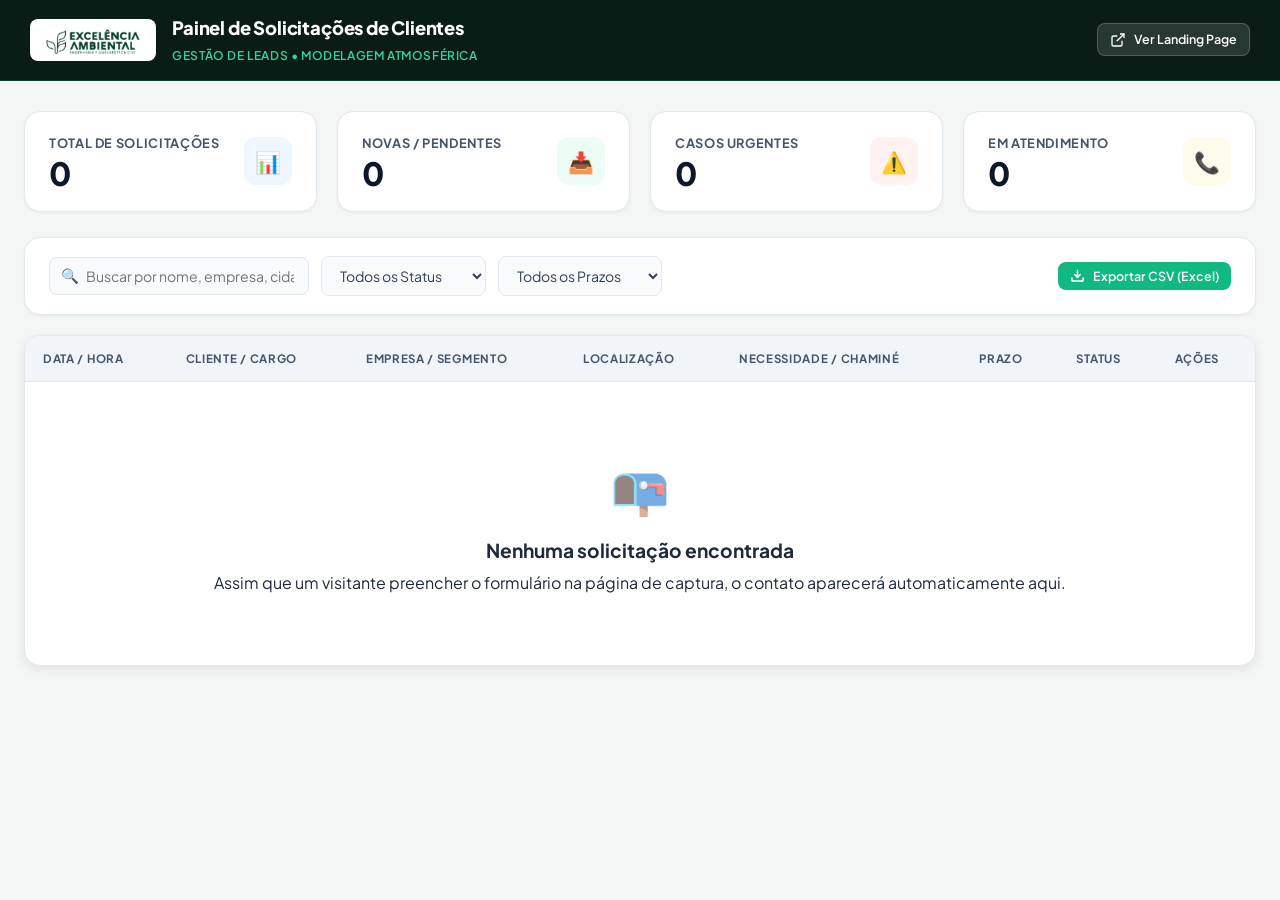
<file: solicitacoes.html>
<!DOCTYPE html>
<html lang="pt-BR">
<head>
    <meta charset="UTF-8">
    <meta name="viewport" content="width=device-width, initial-scale=1.0">
    <title>Painel de Solicitações de Clientes | Excelência Ambiental</title>
    
    <!-- Fontes e Ícones -->
    <link rel="preconnect" href="https://fonts.googleapis.com">
    <link rel="preconnect" href="https://fonts.gstatic.com" crossorigin>
    <link href="https://fonts.googleapis.com/css2?family=Plus+Jakarta+Sans:wght@400;500;600;700;800&family=Space+Grotesk:wght@600;700&display=swap" rel="stylesheet">
    
    <style>
        :root {
            --primary-dark: #0A1C16;
            --primary-green: #1B4B36;
            --emerald-500: #10B981;
            --emerald-400: #34D399;
            --amber-500: #F59E0B;
            --red-500: #EF4444;
            --blue-500: #3B82F6;
            
            --slate-50: #F8FAFC;
            --slate-100: #F1F5F9;
            --slate-200: #E2E8F0;
            --slate-300: #CBD5E1;
            --slate-600: #475569;
            --slate-700: #334155;
            --slate-800: #1E293B;
            --slate-900: #0F172A;
            --white: #FFFFFF;
            
            --font-main: 'Plus Jakarta Sans', sans-serif;
            --radius-md: 10px;
            --radius-lg: 16px;
            --shadow-sm: 0 1px 3px rgba(0,0,0,0.05);
            --shadow-md: 0 4px 12px rgba(0,0,0,0.08);
            --shadow-lg: 0 12px 28px rgba(0,0,0,0.12);
        }

        * {
            box-sizing: border-box;
            margin: 0;
            padding: 0;
        }

        body {
            font-family: var(--font-main);
            background-color: #F3F6F5;
            color: var(--slate-800);
            line-height: 1.5;
            min-height: 100vh;
        }

        /* Topbar */
        .admin-header {
            background: var(--primary-dark);
            color: var(--white);
            padding: 14px 30px;
            display: flex;
            align-items: center;
            justify-content: space-between;
            border-bottom: 1px solid rgba(52, 211, 153, 0.2);
            position: sticky;
            top: 0;
            z-index: 100;
        }

        .header-brand {
            display: flex;
            align-items: center;
            gap: 16px;
        }

        .header-logo {
            height: 42px;
            background: #FFFFFF;
            padding: 6px 12px;
            border-radius: 8px;
        }

        .header-title-wrap h1 {
            font-size: 1.15rem;
            font-weight: 800;
            color: var(--white);
            letter-spacing: -0.01em;
        }

        .header-title-wrap span {
            font-size: 0.75rem;
            color: var(--emerald-400);
            font-weight: 600;
            letter-spacing: 0.05em;
        }

        .header-actions {
            display: flex;
            align-items: center;
            gap: 12px;
        }

        .btn {
            display: inline-flex;
            align-items: center;
            gap: 8px;
            padding: 9px 18px;
            font-family: var(--font-main);
            font-size: 0.88rem;
            font-weight: 600;
            border-radius: 8px;
            border: none;
            cursor: pointer;
            text-decoration: none;
            transition: all 0.2s ease;
        }

        .btn-primary {
            background: var(--emerald-500);
            color: var(--white);
        }
        .btn-primary:hover {
            background: #059669;
        }

        .btn-secondary {
            background: rgba(255, 255, 255, 0.12);
            color: var(--white);
            border: 1px solid rgba(255, 255, 255, 0.2);
        }
        .btn-secondary:hover {
            background: rgba(255, 255, 255, 0.22);
        }

        .btn-success {
            background: #10B981;
            color: #FFF;
        }

        .btn-danger {
            background: #EF4444;
            color: #FFF;
        }

        .btn-sm {
            padding: 6px 12px;
            font-size: 0.78rem;
        }

        /* Container Principal */
        .admin-main {
            max-width: 1400px;
            margin: 30px auto;
            padding: 0 24px;
        }

        /* Cards de Métricas */
        .metrics-grid {
            display: grid;
            grid-template-columns: repeat(4, 1fr);
            gap: 20px;
            margin-bottom: 25px;
        }

        .metric-card {
            background: var(--white);
            border: 1px solid var(--slate-200);
            border-radius: var(--radius-lg);
            padding: 22px 24px;
            box-shadow: var(--shadow-sm);
            display: flex;
            align-items: center;
            justify-content: space-between;
        }

        .metric-info span {
            display: block;
            font-size: 0.8rem;
            font-weight: 700;
            color: var(--slate-600);
            text-transform: uppercase;
            letter-spacing: 0.05em;
            margin-bottom: 4px;
        }

        .metric-info h3 {
            font-size: 2rem;
            font-weight: 800;
            color: var(--slate-900);
            line-height: 1;
        }

        .metric-icon {
            width: 48px;
            height: 48px;
            border-radius: 12px;
            display: flex;
            align-items: center;
            justify-content: center;
            font-size: 1.3rem;
        }

        .metric-icon.green { background: #ECFDF5; color: #10B981; }
        .metric-icon.amber { background: #FFFBEB; color: #F59E0B; }
        .metric-icon.red { background: #FEF2F2; color: #EF4444; }
        .metric-icon.blue { background: #EFF6FF; color: #3B82F6; }

        /* Toolbar de Filtros */
        .toolbar-card {
            background: var(--white);
            border: 1px solid var(--slate-200);
            border-radius: var(--radius-lg);
            padding: 18px 24px;
            box-shadow: var(--shadow-sm);
            margin-bottom: 20px;
            display: flex;
            flex-wrap: wrap;
            align-items: center;
            justify-content: space-between;
            gap: 16px;
        }

        .toolbar-filters {
            display: flex;
            flex-wrap: wrap;
            align-items: center;
            gap: 12px;
            flex: 1;
        }

        .search-box {
            position: relative;
            min-width: 260px;
        }

        .search-box input {
            width: 100%;
            padding: 9px 14px 9px 36px;
            border: 1.5px solid var(--slate-200);
            border-radius: 8px;
            font-family: var(--font-main);
            font-size: 0.88rem;
            color: var(--slate-800);
            background: var(--slate-50);
        }

        .search-box input:focus {
            outline: none;
            border-color: var(--emerald-500);
            background: #FFF;
        }

        .search-icon {
            position: absolute;
            left: 12px;
            top: 50%;
            transform: translateY(-50%);
            color: var(--slate-400);
            font-size: 0.9rem;
        }

        .filter-select {
            padding: 9px 14px;
            border: 1.5px solid var(--slate-200);
            border-radius: 8px;
            font-family: var(--font-main);
            font-size: 0.88rem;
            color: var(--slate-700);
            background: var(--slate-50);
            cursor: pointer;
        }

        .toolbar-actions {
            display: flex;
            align-items: center;
            gap: 10px;
        }

        /* Tabela de Leads */
        .table-container {
            background: var(--white);
            border: 1px solid var(--slate-200);
            border-radius: var(--radius-lg);
            box-shadow: var(--shadow-md);
            overflow: hidden;
        }

        .leads-table {
            width: 100%;
            border-collapse: collapse;
            text-align: left;
            font-size: 0.88rem;
        }

        .leads-table thead {
            background: var(--slate-100);
            border-bottom: 1px solid var(--slate-200);
        }

        .leads-table th {
            padding: 14px 18px;
            font-weight: 700;
            color: var(--slate-600);
            text-transform: uppercase;
            font-size: 0.72rem;
            letter-spacing: 0.06em;
            white-space: nowrap;
        }

        .leads-table td {
            padding: 16px 18px;
            border-bottom: 1px solid var(--slate-100);
            vertical-align: middle;
        }

        .leads-table tr:hover td {
            background-color: #F8FAFC;
        }

        .lead-name-wrap {
            display: flex;
            flex-direction: column;
        }

        .lead-name {
            font-weight: 700;
            color: var(--slate-900);
        }

        .lead-role {
            font-size: 0.75rem;
            color: var(--slate-500);
        }

        .lead-company-wrap {
            display: flex;
            flex-direction: column;
        }

        .lead-company {
            font-weight: 600;
            color: var(--primary-green);
        }

        .lead-segment {
            font-size: 0.75rem;
            color: var(--slate-500);
        }

        .badge-tag {
            display: inline-flex;
            align-items: center;
            padding: 4px 10px;
            border-radius: 50px;
            font-size: 0.75rem;
            font-weight: 700;
            white-space: nowrap;
        }

        .badge-urgent {
            background: #FEE2E2;
            color: #991B1B;
            border: 1px solid #FCA5A5;
        }

        .badge-normal {
            background: #E0F2FE;
            color: #0369A1;
        }

        .badge-status {
            cursor: pointer;
            border: none;
            padding: 6px 12px;
            border-radius: 6px;
            font-family: var(--font-main);
            font-size: 0.78rem;
            font-weight: 700;
        }

        .status-novo { background: #DCFCE7; color: #15803D; }
        .status-contato { background: #FEF3C7; color: #B45309; }
        .status-proposta { background: #E0E7FF; color: #4338CA; }
        .status-concluido { background: #F1F5F9; color: #475569; }

        .action-btns {
            display: flex;
            align-items: center;
            gap: 6px;
        }

        .contact-btn {
            width: 32px;
            height: 32px;
            border-radius: 6px;
            display: inline-flex;
            align-items: center;
            justify-content: center;
            text-decoration: none;
            transition: all 0.2s ease;
        }

        .btn-wa-action {
            background: #25D366;
            color: #FFF;
        }
        .btn-wa-action:hover {
            background: #128C7E;
            transform: scale(1.1);
        }

        .btn-mail-action {
            background: var(--blue-500);
            color: #FFF;
        }
        .btn-mail-action:hover {
            background: #2563EB;
            transform: scale(1.1);
        }

        .btn-view-action {
            background: var(--slate-100);
            color: var(--slate-700);
            border: 1px solid var(--slate-200);
        }
        .btn-view-action:hover {
            background: var(--slate-200);
        }

        .btn-delete-action {
            background: #FEE2E2;
            color: #EF4444;
            border: none;
            cursor: pointer;
        }
        .btn-delete-action:hover {
            background: #EF4444;
            color: #FFF;
        }

        /* Estado Vazio */
        .empty-state {
            padding: 70px 20px;
            text-align: center;
            color: var(--slate-500);
        }
        .empty-state-icon {
            font-size: 3rem;
            margin-bottom: 12px;
            opacity: 0.6;
        }
        .empty-state h3 {
            font-size: 1.2rem;
            color: var(--slate-800);
            margin-bottom: 6px;
        }

        /* Modal de Detalhes */
        .modal-backdrop {
            position: fixed;
            top: 0;
            left: 0;
            width: 100%;
            height: 100%;
            background: rgba(15, 23, 42, 0.6);
            backdrop-filter: blur(4px);
            display: none;
            align-items: center;
            justify-content: center;
            z-index: 1000;
            padding: 20px;
        }

        .modal-backdrop.active {
            display: flex;
        }

        .modal-card {
            background: var(--white);
            border-radius: var(--radius-lg);
            width: 100%;
            max-width: 680px;
            max-height: 90vh;
            overflow-y: auto;
            box-shadow: var(--shadow-lg);
            animation: modalFadeIn 0.3s ease;
        }

        @keyframes modalFadeIn {
            from { opacity: 0; transform: scale(0.95); }
            to { opacity: 1; transform: scale(1); }
        }

        .modal-header {
            padding: 20px 24px;
            border-bottom: 1px solid var(--slate-200);
            display: flex;
            align-items: center;
            justify-content: space-between;
            background: var(--slate-50);
            border-radius: var(--radius-lg) var(--radius-lg) 0 0;
        }

        .modal-header h3 {
            font-size: 1.15rem;
            color: var(--slate-900);
        }

        .modal-close {
            background: transparent;
            border: none;
            font-size: 1.5rem;
            cursor: pointer;
            color: var(--slate-500);
        }

        .modal-body {
            padding: 24px;
        }

        .detail-row {
            display: grid;
            grid-template-columns: 1fr 1fr;
            gap: 16px;
            margin-bottom: 16px;
        }

        .detail-item label {
            display: block;
            font-size: 0.72rem;
            font-weight: 700;
            color: var(--slate-500);
            text-transform: uppercase;
            letter-spacing: 0.05em;
            margin-bottom: 3px;
        }

        .detail-item p {
            font-size: 0.95rem;
            font-weight: 600;
            color: var(--slate-900);
        }

        .message-box {
            background: var(--slate-50);
            border: 1px solid var(--slate-200);
            border-radius: 8px;
            padding: 14px;
            margin-top: 10px;
            font-size: 0.92rem;
            color: var(--slate-700);
            white-space: pre-wrap;
        }

        .utm-tag-list {
            display: flex;
            flex-wrap: wrap;
            gap: 8px;
            margin-top: 8px;
        }

        .utm-pill {
            background: var(--slate-100);
            border: 1px solid var(--slate-200);
            padding: 4px 10px;
            border-radius: 4px;
            font-size: 0.75rem;
            color: var(--slate-700);
            font-family: monospace;
        }

        @media (max-width: 1024px) {
            .metrics-grid { grid-template-columns: repeat(2, 1fr); }
        }

        @media (max-width: 768px) {
            .metrics-grid { grid-template-columns: 1fr; }
            .toolbar-card { flex-direction: column; align-items: stretch; }
            .toolbar-filters { flex-direction: column; }
            .search-box { min-width: 100%; }
            .table-container { overflow-x: auto; }
            .detail-row { grid-template-columns: 1fr; }
        }
    </style>
</head>
<body>

    <!-- Header do Painel -->
    <header class="admin-header">
        <div class="header-brand">
            <img src="logo.png" alt="Excelência Ambiental" class="header-logo">
            <div class="header-title-wrap">
                <h1>Painel de Solicitações de Clientes</h1>
                <span>GESTÃO DE LEADS • MODELAGEM ATMOSFÉRICA</span>
            </div>
        </div>

        <div class="header-actions">
            <a href="index.html" class="btn btn-secondary btn-sm" target="_blank">
                <svg width="16" height="16" viewBox="0 0 24 24" fill="none" stroke="currentColor" stroke-width="2"><path d="M18 13v6a2 2 0 0 1-2 2H5a2 2 0 0 1-2-2V8a2 2 0 0 1 2-2h6"/><polyline points="15 3 21 3 21 9"/><line x1="10" y1="14" x2="21" y2="3"/></svg>
                <span>Ver Landing Page</span>
            </a>
        </div>
    </header>

    <!-- Conteúdo Principal -->
    <main class="admin-main">
        
        <!-- Métricas Rápidas -->
        <section class="metrics-grid">
            <div class="metric-card">
                <div class="metric-info">
                    <span>Total de Solicitações</span>
                    <h3 id="stat-total">0</h3>
                </div>
                <div class="metric-icon blue">📊</div>
            </div>

            <div class="metric-card">
                <div class="metric-info">
                    <span>Novas / Pendentes</span>
                    <h3 id="stat-novas">0</h3>
                </div>
                <div class="metric-icon green">📥</div>
            </div>

            <div class="metric-card">
                <div class="metric-info">
                    <span>Casos Urgentes</span>
                    <h3 id="stat-urgentes">0</h3>
                </div>
                <div class="metric-icon red">⚠️</div>
            </div>

            <div class="metric-card">
                <div class="metric-info">
                    <span>Em Atendimento</span>
                    <h3 id="stat-atendimento">0</h3>
                </div>
                <div class="metric-icon amber">📞</div>
            </div>
        </section>

        <!-- Toolbar de Filtros e Exportação -->
        <section class="toolbar-card">
            <div class="toolbar-filters">
                <div class="search-box">
                    <span class="search-icon">🔍</span>
                    <input type="text" id="search-input" placeholder="Buscar por nome, empresa, cidade...">
                </div>

                <select id="filter-status" class="filter-select">
                    <option value="">Todos os Status</option>
                    <option value="Novo">Novos</option>
                    <option value="Em Contato">Em Contato</option>
                    <option value="Proposta Enviada">Proposta Enviada</option>
                    <option value="Concluído">Concluídos</option>
                </select>

                <select id="filter-urgencia" class="filter-select">
                    <option value="">Todos os Prazos</option>
                    <option value="urgente">Apenas Urgentes</option>
                    <option value="normal">Demais Prazos</option>
                </select>
            </div>

            <div class="toolbar-actions">
                <button class="btn btn-secondary btn-sm" id="btn-demo-lead" title="Gera um lead de demonstração para testar o painel">
                    <span>+ Simular Lead</span>
                </button>
                <button class="btn btn-success btn-sm" id="btn-export-csv">
                    <svg width="15" height="15" viewBox="0 0 24 24" fill="none" stroke="currentColor" stroke-width="2.5"><path d="M21 15v4a2 2 0 0 1-2 2H5a2 2 0 0 1-2-2v-4"/><polyline points="7 10 12 15 17 10"/><line x1="12" y1="15" x2="12" y2="3"/></svg>
                    <span>Exportar CSV (Excel)</span>
                </button>
            </div>
        </section>

        <!-- Tabela com Leads -->
        <section class="table-container">
            <table class="leads-table">
                <thead>
                    <tr>
                        <th>Data / Hora</th>
                        <th>Cliente / Cargo</th>
                        <th>Empresa / Segmento</th>
                        <th>Localização</th>
                        <th>Necessidade / Chaminé</th>
                        <th>Prazo</th>
                        <th>Status</th>
                        <th>Ações</th>
                    </tr>
                </thead>
                <tbody id="leads-table-body">
                    <!-- Preenchido dinamicamente pelo JavaScript -->
                </tbody>
            </table>

            <!-- Mensagem quando não houver registros -->
            <div id="empty-state" class="empty-state">
                <div class="empty-state-icon">📭</div>
                <h3>Nenhuma solicitação encontrada</h3>
                <p>Assim que um visitante preencher o formulário na página de captura, o contato aparecerá automaticamente aqui.</p>
            </div>
        </section>
    </main>

    <!-- Modal de Detalhes do Lead -->
    <div id="lead-modal" class="modal-backdrop">
        <div class="modal-card">
            <div class="modal-header">
                <h3 id="modal-title">Detalhes da Solicitação</h3>
                <button class="modal-close" id="modal-close-btn">&times;</button>
            </div>
            <div class="modal-body" id="modal-content">
                <!-- Conteúdo dinâmico -->
            </div>
        </div>
    </div>

    <!-- SCRIPT DO PAINEL DE LEADS -->
    <script>
        document.addEventListener('DOMContentLoaded', () => {
            const tableBody = document.getElementById('leads-table-body');
            const emptyState = document.getElementById('empty-state');
            const searchInput = document.getElementById('search-input');
            const filterStatus = document.getElementById('filter-status');
            const filterUrgencia = document.getElementById('filter-urgencia');
            const btnExportCsv = document.getElementById('btn-export-csv');
            const btnDemoLead = document.getElementById('btn-demo-lead');
            
            const modal = document.getElementById('lead-modal');
            const modalContent = document.getElementById('modal-content');
            const modalCloseBtn = document.getElementById('modal-close-btn');

            // 1. Carrega os leads do localStorage
            function getLeads() {
                try {
                    return JSON.parse(localStorage.getItem('excelencia_leads') || '[]');
                } catch (e) {
                    return [];
                }
            }

            function saveLeads(leads) {
                localStorage.setItem('excelencia_leads', JSON.stringify(leads));
                renderDashboard();
            }

            // 2. Renderiza os Cards e Tabela
            function renderDashboard() {
                const allLeads = getLeads();
                const searchTerm = searchInput.value.toLowerCase().trim();
                const statusTerm = filterStatus.value;
                const urgenciaTerm = filterUrgencia.value;

                // Atualiza métricas
                document.getElementById('stat-total').textContent = allLeads.length;
                document.getElementById('stat-novas').textContent = allLeads.filter(l => l.status === 'Novo').length;
                document.getElementById('stat-urgentes').textContent = allLeads.filter(l => (l.prazo || '').toLowerCase().includes('urgente') || l.tem_prazo === 'Sim').length;
                document.getElementById('stat-atendimento').textContent = allLeads.filter(l => l.status === 'Em Contato').length;

                // Filtros
                const filteredLeads = allLeads.filter(lead => {
                    const matchSearch = 
                        (lead.nome || '').toLowerCase().includes(searchTerm) ||
                        (lead.empresa || '').toLowerCase().includes(searchTerm) ||
                        (lead.cidade || '').toLowerCase().includes(searchTerm) ||
                        (lead.segmento || '').toLowerCase().includes(searchTerm) ||
                        (lead.email || '').toLowerCase().includes(searchTerm);

                    const matchStatus = statusTerm ? lead.status === statusTerm : true;
                    
                    let matchUrgencia = true;
                    if (urgenciaTerm === 'urgente') {
                        matchUrgencia = (lead.prazo || '').toLowerCase().includes('urgente') || lead.tem_prazo === 'Sim';
                    } else if (urgenciaTerm === 'normal') {
                        matchUrgencia = !(lead.prazo || '').toLowerCase().includes('urgente') && lead.tem_prazo !== 'Sim';
                    }

                    return matchSearch && matchStatus && matchUrgencia;
                });

                // Renderiza linhas
                tableBody.innerHTML = '';

                if (filteredLeads.length === 0) {
                    emptyState.style.display = 'block';
                } else {
                    emptyState.style.display = 'none';

                    filteredLeads.forEach(lead => {
                        const tr = document.createElement('tr');
                        const isUrgente = (lead.prazo || '').toLowerCase().includes('urgente') || lead.tem_prazo === 'Sim';
                        
                        // Formatação do WhatsApp para link direto
                        const cleanPhone = (lead.whatsapp || '').replace(/\D/g, '');
                        const waLink = cleanPhone ? `https://wa.me/55${cleanPhone}?text=Ol%C3%A1+${encodeURIComponent(lead.nome)}+da+${encodeURIComponent(lead.empresa)}%2C+recebemos+sua+solicita%C3%A7%C3%A3o+sobre+o+Estudo+de+Dispers%C3%A3o+Atmosf%C3%A9rica.` : '#';

                        const statusClass = 
                            lead.status === 'Novo' ? 'status-novo' :
                            lead.status === 'Em Contato' ? 'status-contato' :
                            lead.status === 'Proposta Enviada' ? 'status-proposta' : 'status-concluido';

                        tr.innerHTML = `
                            <td>
                                <strong>${lead.data_envio || '-'}</strong>
                            </td>
                            <td>
                                <div class="lead-name-wrap">
                                    <span class="lead-name">${lead.nome || '-'}</span>
                                    <span class="lead-role">${lead.cargo || '-'}</span>
                                </div>
                            </td>
                            <td>
                                <div class="lead-company-wrap">
                                    <span class="lead-company">${lead.empresa || '-'}</span>
                                    <span class="lead-segment">${lead.segmento || '-'}</span>
                                </div>
                            </td>
                            <td>${lead.cidade || '-'}/${lead.estado || '-'}</td>
                            <td>
                                <div><strong>${lead.necessidade || '-'}</strong></div>
                                <small style="color: #64748B;">Chaminé/Fonte: <strong>${lead.possui_fonte || '-'}</strong></small>
                            </td>
                            <td>
                                <span class="badge-tag ${isUrgente ? 'badge-urgent' : 'badge-normal'}">
                                    ${lead.prazo || 'Não definido'}
                                </span>
                            </td>
                            <td>
                                <select class="badge-status ${statusClass}" onchange="changeLeadStatus('${lead.id}', this.value)">
                                    <option value="Novo" ${lead.status === 'Novo' ? 'selected' : ''}>📥 Novo</option>
                                    <option value="Em Contato" ${lead.status === 'Em Contato' ? 'selected' : ''}>📞 Em Contato</option>
                                    <option value="Proposta Enviada" ${lead.status === 'Proposta Enviada' ? 'selected' : ''}>📄 Proposta</option>
                                    <option value="Concluído" ${lead.status === 'Concluído' ? 'selected' : ''}>✓ Concluído</option>
                                </select>
                            </td>
                            <td>
                                <div class="action-btns">
                                    <a href="${waLink}" target="_blank" class="contact-btn btn-wa-action" title="Chamar no WhatsApp">
                                        <svg viewBox="0 0 24 24" width="16" height="16" fill="currentColor"><path d="M.057 24l1.687-6.163c-1.041-1.804-1.588-3.849-1.587-5.946.003-6.556 5.338-11.891 11.893-11.891 3.181.001 6.167 1.24 8.413 3.488 2.245 2.248 3.481 5.236 3.48 8.414-.003 6.557-5.338 11.892-11.893 11.892-1.99-.001-3.951-.5-5.688-1.448l-6.305 1.654zm6.597-3.807c1.676.995 3.276 1.591 5.392 1.592 5.448 0 9.886-4.434 9.889-9.885.002-5.462-4.415-9.89-9.881-9.892-5.452 0-9.887 4.434-9.889 9.884-.001 2.225.651 3.891 1.746 5.634l-.999 3.648 3.742-.981zm11.387-5.464c-.074-.124-.272-.198-.57-.347-.297-.149-1.758-.868-2.031-.967-.272-.099-.47-.149-.669.149-.198.297-.768.967-.941 1.165-.173.198-.347.223-.644.074-.297-.149-1.255-.462-2.39-1.475-.883-.788-1.48-1.761-1.653-2.059-.173-.297-.018-.458.13-.606.134-.133.297-.347.446-.521.151-.172.2-.296.3-.495.099-.198.05-.372-.025-.521-.075-.148-.669-1.611-.916-2.206-.242-.579-.487-.501-.669-.51l-.57-.01c-.198 0-.52.074-.792.372s-1.04 1.016-1.04 2.479 1.065 2.876 1.213 3.074c.149.198 2.095 3.2 5.076 4.487.709.306 1.263.489 1.694.626.712.226 1.36.194 1.872.118.571-.085 1.758-.719 2.006-1.413.248-.695.248-1.29.173-1.414z"/></svg>
                                    </a>
                                    <a href="mailto:${lead.email || ''}" class="contact-btn btn-mail-action" title="Enviar E-mail">
                                        <svg viewBox="0 0 24 24" width="16" height="16" fill="none" stroke="currentColor" stroke-width="2"><path d="M4 4h16c1.1 0 2 .9 2 2v12c0 1.1-.9 2-2 2H4c-1.1 0-2-.9-2-2V6c0-1.1.9-2 2-2z"/><polyline points="22,6 12,13 2,6"/></svg>
                                    </a>
                                    <button class="contact-btn btn-view-action" onclick="viewLeadDetails('${lead.id}')" title="Ver Detalhes">
                                        👁️
                                    </button>
                                    <button class="contact-btn btn-delete-action" onclick="deleteLead('${lead.id}')" title="Excluir">
                                        🗑️
                                    </button>
                                </div>
                            </td>
                        `;
                        tableBody.appendChild(tr);
                    });
                }
            }

            // 3. Funções Globais para Mudança de Status e Ações
            window.changeLeadStatus = (id, newStatus) => {
                const leads = getLeads();
                const leadIndex = leads.findIndex(l => l.id === id);
                if (leadIndex !== -1) {
                    leads[leadIndex].status = newStatus;
                    saveLeads(leads);
                }
            };

            window.deleteLead = (id) => {
                if (confirm('Deseja realmente remover esta solicitação?')) {
                    let leads = getLeads();
                    leads = leads.filter(l => l.id !== id);
                    saveLeads(leads);
                }
            };

            window.viewLeadDetails = (id) => {
                const lead = getLeads().find(l => l.id === id);
                if (!lead) return;

                modalContent.innerHTML = `
                    <div class="detail-row">
                        <div class="detail-item">
                            <label>Nome Completo</label>
                            <p>${lead.nome || '-'}</p>
                        </div>
                        <div class="detail-item">
                            <label>Empresa & Cargo</label>
                            <p>${lead.empresa || '-'} (${lead.cargo || '-'})</p>
                        </div>
                    </div>

                    <div class="detail-row">
                        <div class="detail-item">
                            <label>WhatsApp</label>
                            <p>${lead.whatsapp || '-'}</p>
                        </div>
                        <div class="detail-item">
                            <label>E-mail Corporativo</label>
                            <p>${lead.email || '-'}</p>
                        </div>
                    </div>

                    <div class="detail-row">
                        <div class="detail-item">
                            <label>Localização</label>
                            <p>${lead.cidade || '-'}/${lead.estado || '-'}</p>
                        </div>
                        <div class="detail-item">
                            <label>Segmento da Empresa</label>
                            <p>${lead.segmento || '-'}</p>
                        </div>
                    </div>

                    <div class="detail-row">
                        <div class="detail-item">
                            <label>Possui Fonte/Chaminé?</label>
                            <p>${lead.possui_fonte || '-'}</p>
                        </div>
                        <div class="detail-item">
                            <label>Necessidade Principal</label>
                            <p>${lead.necessidade || '-'}</p>
                        </div>
                    </div>

                    <div class="detail-row">
                        <div class="detail-item">
                            <label>Possui Notificação/Prazo?</label>
                            <p>${lead.tem_prazo || '-'} (${lead.prazo || '-'})</p>
                        </div>
                        <div class="detail-item">
                            <label>Data de Envio</label>
                            <p>${lead.data_envio || '-'}</p>
                        </div>
                    </div>

                    <div class="detail-item" style="margin-top: 14px;">
                        <label>Mensagem / Observações</label>
                        <div class="message-box">${lead.mensagem ? lead.mensagem : '<em>Nenhuma mensagem adicional informada.</em>'}</div>
                    </div>

                    <div class="detail-item" style="margin-top: 18px;">
                        <label>Origem do Tráfego & Rastreamento (UTM / Anúncios)</label>
                        <div class="utm-tag-list">
                            <span class="utm-pill">Origem: ${lead.utm_source || 'Direto'}</span>
                            <span class="utm-pill">Campanha: ${lead.utm_campaign || 'Nenhuma'}</span>
                            <span class="utm-pill">Mídia: ${lead.utm_medium || '-'}</span>
                            <span class="utm-pill">Termo: ${lead.utm_term || '-'}</span>
                        </div>
                    </div>
                `;

                modal.classList.add('active');
            };

            modalCloseBtn.addEventListener('click', () => modal.classList.remove('active'));
            modal.addEventListener('click', (e) => {
                if (e.target === modal) modal.classList.remove('active');
            });

            // 4. Exportação para CSV (Compatível com Excel)
            btnExportCsv.addEventListener('click', () => {
                const leads = getLeads();
                if (leads.length === 0) {
                    alert('Não há solicitações para exportar.');
                    return;
                }

                const headers = ['ID', 'Data Envio', 'Status', 'Nome', 'Empresa', 'Cargo', 'Segmento', 'E-mail', 'WhatsApp', 'Cidade', 'Estado', 'Possui Chamine', 'Necessidade', 'Notificacao', 'Prazo', 'Mensagem', 'UTM Source', 'UTM Campaign'];
                
                const csvRows = [
                    headers.join(';')
                ];

                leads.forEach(l => {
                    const row = [
                        l.id,
                        `"${l.data_envio || ''}"`,
                        `"${l.status || ''}"`,
                        `"${(l.nome || '').replace(/"/g, '""')}"`,
                        `"${(l.empresa || '').replace(/"/g, '""')}"`,
                        `"${(l.cargo || '').replace(/"/g, '""')}"`,
                        `"${(l.segmento || '').replace(/"/g, '""')}"`,
                        `"${l.email || ''}"`,
                        `"${l.whatsapp || ''}"`,
                        `"${l.cidade || ''}"`,
                        `"${l.estado || ''}"`,
                        `"${l.possui_fonte || ''}"`,
                        `"${l.necessidade || ''}"`,
                        `"${l.tem_prazo || ''}"`,
                        `"${l.prazo || ''}"`,
                        `"${(l.mensagem || '').replace(/"/g, '""').replace(/\n/g, ' ')}"`,
                        `"${l.utm_source || ''}"`,
                        `"${l.utm_campaign || ''}"`
                    ];
                    csvRows.push(row.join(';'));
                });

                const csvContent = '\uFEFF' + csvRows.join('\n');
                const blob = new Blob([csvContent], { type: 'text/csv;charset=utf-8;' });
                const url = URL.createObjectURL(blob);
                const a = document.createElement('a');
                a.href = url;
                a.download = `excelencia_ambiental_solicitacoes_${new Date().toISOString().slice(0,10)}.csv`;
                a.click();
            });

            // 5. Botão de Simulação de Lead
            btnDemoLead.addEventListener('click', () => {
                const demoLead = {
                    id: 'LEAD-' + Date.now(),
                    data_envio: new Date().toLocaleString('pt-BR'),
                    timestamp: Date.now(),
                    status: 'Novo',
                    nome: 'Carlos Eduardo Mendes',
                    empresa: 'Indústria Química Nordeste S/A',
                    cargo: 'Gerente de Meio Ambiente',
                    segmento: 'Indústria Química',
                    email: 'carlos.mendes@quimicanordeste.com.br',
                    whatsapp: '(81) 98877-6655',
                    cidade: 'Cabo de Santo Agostinho',
                    estado: 'PE',
                    possui_fonte: 'Sim',
                    necessidade: 'EIA/RIMA',
                    tem_prazo: 'Sim',
                    prazo: 'Urgente - até 15 dias',
                    mensagem: 'Estamos em processo de ampliação da planta de síntese e recebemos notificação da CPRH solicitando modelagem matemática AERMOD de emissões de SO2 e CO.',
                    utm_source: 'Google Ads (Pesquisa)',
                    utm_medium: 'cpc',
                    utm_campaign: 'modelagem_atmosferica_pe',
                    utm_content: 'anuncio_conama_513'
                };

                const leads = getLeads();
                leads.unshift(demoLead);
                saveLeads(leads);
            });

            // Listeners de Filtro
            searchInput.addEventListener('input', renderDashboard);
            filterStatus.addEventListener('change', renderDashboard);
            filterUrgencia.addEventListener('change', renderDashboard);

            // Render Inicial
            renderDashboard();
        });
    </script>
</body>
</html>
</file>
<file: style.css>
/* ==========================================================================
   DESIGN SYSTEM - EXCELÊNCIA AMBIENTAL (MODELAGEM ATMOSFÉRICA)
   Cores Institucionais: Verde Escuro, Esmeralda Tecnológico, Branco, Slate & Âmbar
   ========================================================================== */

:root {
    /* Cores Principais */
    --primary-dark: #0A1C16;
    --primary-green: #1B4B36;
    --primary-light: #245E45;
    
    /* Acentos Tecnológicos */
    --emerald-500: #10B981;
    --emerald-400: #34D399;
    --emerald-600: #059669;
    --teal-cyan: #06B6D4;
    
    /* Conversão (CTA) */
    --amber-500: #F59E0B;
    --amber-600: #D97706;
    --amber-glow: rgba(245, 158, 11, 0.4);
    
    /* Neutros & Backgrounds */
    --white: #FFFFFF;
    --slate-50: #F8FAFC;
    --slate-100: #F1F5F9;
    --slate-200: #E2E8F0;
    --slate-300: #CBD5E1;
    --slate-600: #475569;
    --slate-700: #334155;
    --slate-900: #0F172A;
    
    /* Tipografia */
    --font-main: 'Plus Jakarta Sans', -apple-system, BlinkMacSystemFont, sans-serif;
    --font-display: 'Space Grotesk', sans-serif;
    
    /* Sombras & Efeitos */
    --shadow-sm: 0 2px 4px rgba(15, 23, 42, 0.04);
    --shadow-md: 0 10px 25px -5px rgba(15, 23, 42, 0.08), 0 8px 10px -6px rgba(15, 23, 42, 0.04);
    --shadow-lg: 0 20px 35px -10px rgba(15, 23, 42, 0.12), 0 10px 15px -5px rgba(15, 23, 42, 0.06);
    --shadow-xl: 0 25px 50px -12px rgba(15, 23, 42, 0.25);
    
    /* Bordas & Transições */
    --radius-sm: 8px;
    --radius-md: 14px;
    --radius-lg: 20px;
    --radius-xl: 28px;
    --transition: all 0.35s cubic-bezier(0.16, 1, 0.3, 1);
}

/* RESET & BASE */
*, *::before, *::after {
    box-sizing: border-box;
    margin: 0;
    padding: 0;
}

html {
    scroll-behavior: smooth;
    font-size: 16px;
    -webkit-font-smoothing: antialiased;
}

body {
    font-family: var(--font-main);
    color: var(--slate-700);
    background-color: var(--white);
    line-height: 1.65;
    overflow-x: hidden;
}

h1, h2, h3, h4, h5, h6 {
    color: var(--slate-900);
    font-family: var(--font-main);
    font-weight: 700;
    line-height: 1.25;
    letter-spacing: -0.025em;
}

a {
    color: inherit;
    text-decoration: none;
    transition: var(--transition);
}

img {
    max-width: 100%;
    height: auto;
    display: block;
}

.container {
    width: 100%;
    max-width: 1240px;
    margin: 0 auto;
    padding: 0 24px;
}

.section {
    padding: 95px 0;
    position: relative;
}

.bg-slate { background-color: var(--slate-50); }
.bg-dark-tech { background-color: var(--primary-dark); }
.text-center { text-align: center; }
.text-white { color: var(--white) !important; }
.text-emerald { color: var(--emerald-500) !important; }
.text-slate-300 { color: var(--slate-300) !important; }
.mt-4 { margin-top: 2rem; }
.mt-5 { margin-top: 3rem; }

/* CABEÇALHOS DE SEÇÃO */
.section-tag {
    display: inline-flex;
    align-items: center;
    gap: 6px;
    font-size: 0.75rem;
    font-weight: 800;
    letter-spacing: 0.12em;
    text-transform: uppercase;
    color: var(--primary-green);
    background: rgba(27, 75, 54, 0.08);
    padding: 6px 14px;
    border-radius: 50px;
    margin-bottom: 16px;
}

.section-title {
    font-size: clamp(2rem, 3.5vw, 2.6rem);
    font-weight: 800;
    margin-bottom: 16px;
    color: var(--slate-900);
}

.section-subtitle {
    font-size: 1.15rem;
    color: var(--slate-600);
    max-width: 760px;
    margin: 0 auto 3.5rem;
    line-height: 1.6;
}

/* ==========================================================================
   BOTÕES MODERNOS COM GLOW E REFLEXO
   ========================================================================== */
.btn {
    display: inline-flex;
    align-items: center;
    justify-content: center;
    gap: 10px;
    padding: 14px 28px;
    font-size: 1rem;
    font-weight: 700;
    font-family: var(--font-main);
    border-radius: 50px;
    cursor: pointer;
    border: none;
    position: relative;
    overflow: hidden;
    z-index: 1;
    transition: var(--transition);
}

.btn-primary {
    background: linear-gradient(135deg, var(--amber-500) 0%, var(--amber-600) 100%);
    color: var(--white);
    box-shadow: 0 10px 25px var(--amber-glow);
}

.btn-primary::after {
    content: '';
    position: absolute;
    top: 0;
    left: -100%;
    width: 100%;
    height: 100%;
    background: linear-gradient(90deg, transparent, rgba(255, 255, 255, 0.3), transparent);
    transition: transform 0.6s ease;
    z-index: -1;
}

.btn-primary:hover {
    transform: translateY(-3px) scale(1.02);
    box-shadow: 0 15px 35px var(--amber-glow);
}

.btn-primary:hover::after {
    transform: translateX(200%);
}

.btn-secondary {
    background: rgba(255, 255, 255, 0.12);
    backdrop-filter: blur(12px);
    color: var(--white);
    border: 1px solid rgba(255, 255, 255, 0.25);
}

.btn-secondary:hover {
    background: rgba(255, 255, 255, 0.25);
    border-color: var(--white);
    transform: translateY(-3px);
}

.btn-sm {
    padding: 10px 20px;
    font-size: 0.875rem;
}

.btn-lg {
    padding: 18px 36px;
    font-size: 1.1rem;
}

.btn-block {
    width: 100%;
    display: flex;
}

/* ==========================================================================
   1. HEADER ENXUTO
   ========================================================================== */
.header {
    position: fixed;
    top: 0;
    left: 0;
    width: 100%;
    z-index: 1000;
    background: rgba(255, 255, 255, 0.85);
    backdrop-filter: blur(16px);
    -webkit-backdrop-filter: blur(16px);
    border-bottom: 1px solid rgba(226, 232, 240, 0.8);
    padding: 14px 0;
    transition: var(--transition);
}

.header.scrolled {
    padding: 10px 0;
    background: rgba(255, 255, 255, 0.98);
    box-shadow: var(--shadow-md);
}

.header-content {
    display: flex;
    align-items: center;
    justify-content: space-between;
}

.header-logo-img {
    height: 52px;
    width: auto;
    display: block;
    transition: var(--transition);
}

.header.scrolled .header-logo-img {
    height: 44px;
}

.header-right {
    display: flex;
    align-items: center;
    gap: 20px;
}

.coverage-badge {
    display: inline-flex;
    align-items: center;
    gap: 8px;
    font-size: 0.85rem;
    font-weight: 600;
    color: var(--slate-600);
    background: var(--slate-100);
    padding: 6px 14px;
    border-radius: 50px;
    border: 1px solid var(--slate-200);
}

.pulse-dot {
    width: 8px;
    height: 8px;
    background: var(--emerald-500);
    border-radius: 50%;
    box-shadow: 0 0 0 0 rgba(16, 185, 129, 0.7);
    animation: pulseGlow 2s infinite;
}

@keyframes pulseGlow {
    0% { transform: scale(0.95); box-shadow: 0 0 0 0 rgba(16, 185, 129, 0.7); }
    70% { transform: scale(1); box-shadow: 0 0 0 8px rgba(16, 185, 129, 0); }
    100% { transform: scale(0.95); box-shadow: 0 0 0 0 rgba(16, 185, 129, 0); }
}

/* ==========================================================================
   2. HERO SECTION
   ========================================================================== */
.hero {
    position: relative;
    padding: 170px 0 110px;
    min-height: 90vh;
    display: flex;
    align-items: center;
    overflow: hidden;
    background: var(--primary-dark);
}

.hero-bg-container {
    position: absolute;
    top: 0;
    left: 0;
    width: 100%;
    height: 100%;
    z-index: 0;
}

.hero-bg-img {
    width: 100%;
    height: 100%;
    object-fit: cover;
    object-position: center 30%;
    transform: scale(1.02);
}

.hero-gradient-overlay {
    position: absolute;
    top: 0;
    left: 0;
    width: 100%;
    height: 100%;
    background: linear-gradient(
        135deg,
        rgba(9, 26, 20, 0.95) 0%,
        rgba(10, 28, 22, 0.88) 50%,
        rgba(15, 23, 42, 0.75) 100%
    );
}

.hero-grid-pattern {
    position: absolute;
    top: 0;
    left: 0;
    width: 100%;
    height: 100%;
    background-image: radial-gradient(rgba(16, 185, 129, 0.15) 1px, transparent 0);
    background-size: 32px 32px;
}

.hero-container {
    position: relative;
    z-index: 2;
}

.hero-grid {
    display: grid;
    grid-template-columns: 1.15fr 0.85fr;
    gap: 50px;
    align-items: center;
}

.hero-badge {
    display: inline-flex;
    align-items: center;
    gap: 8px;
    padding: 8px 18px;
    border-radius: 50px;
    background: rgba(16, 185, 129, 0.15);
    border: 1px solid rgba(52, 211, 153, 0.3);
    color: var(--emerald-400);
    font-size: 0.78rem;
    font-weight: 800;
    letter-spacing: 0.08em;
    margin-bottom: 24px;
    backdrop-filter: blur(8px);
}

.hero-title {
    font-size: clamp(2.4rem, 4.2vw, 3.4rem);
    font-weight: 800;
    color: var(--white);
    line-height: 1.15;
    margin-bottom: 22px;
    letter-spacing: -0.03em;
}

.highlight-gradient {
    background: linear-gradient(135deg, var(--emerald-400) 0%, #38BDF8 100%);
    -webkit-background-clip: text;
    -webkit-text-fill-color: transparent;
}

.hero-subtitle {
    font-size: 1.2rem;
    color: var(--slate-200);
    margin-bottom: 24px;
    line-height: 1.6;
}

.hero-legal-note {
    display: flex;
    gap: 14px;
    padding: 16px 20px;
    background: rgba(255, 255, 255, 0.07);
    border-left: 3px solid var(--emerald-400);
    border-radius: 0 var(--radius-md) var(--radius-md) 0;
    margin-bottom: 32px;
    backdrop-filter: blur(8px);
}

.hero-legal-note p {
    font-size: 0.95rem;
    color: var(--slate-200);
    line-height: 1.55;
}

.hero-cta-group {
    display: flex;
    gap: 16px;
    margin-bottom: 28px;
}

.hero-trust-bar {
    display: flex;
    flex-wrap: wrap;
    gap: 20px;
    padding-top: 24px;
    border-top: 1px solid rgba(255, 255, 255, 0.12);
}

.trust-pill {
    display: flex;
    align-items: center;
    gap: 8px;
    font-size: 0.88rem;
    color: var(--slate-300);
}

.check-icon {
    width: 20px;
    height: 20px;
    background: rgba(16, 185, 129, 0.2);
    color: var(--emerald-400);
    border-radius: 50%;
    display: flex;
    align-items: center;
    justify-content: center;
    font-size: 0.75rem;
    font-weight: 800;
}

/* Tech Monitor Card Flutuante */
.hero-visual-card {
    display: flex;
    justify-content: center;
}

.tech-monitor-card {
    background: rgba(15, 23, 42, 0.85);
    border: 1px solid rgba(52, 211, 153, 0.3);
    border-radius: var(--radius-xl);
    overflow: hidden;
    box-shadow: 0 25px 60px rgba(0, 0, 0, 0.5);
    backdrop-filter: blur(20px);
    width: 100%;
    max-width: 480px;
    transition: var(--transition);
}

.tech-monitor-card:hover {
    transform: translateY(-6px);
    border-color: var(--emerald-400);
}

.card-header-bar {
    display: flex;
    align-items: center;
    justify-content: space-between;
    padding: 12px 18px;
    background: rgba(0, 0, 0, 0.4);
    border-bottom: 1px solid rgba(255, 255, 255, 0.08);
}

.monitor-dots {
    display: flex;
    gap: 6px;
}

.monitor-dots span {
    width: 9px;
    height: 9px;
    border-radius: 50%;
    background: rgba(255, 255, 255, 0.2);
}

.monitor-dots span:first-child { background: #EF4444; }
.monitor-dots span:nth-child(2) { background: #F59E0B; }
.monitor-dots span:last-child { background: #10B981; }

.monitor-title {
    font-size: 0.72rem;
    font-weight: 800;
    letter-spacing: 0.05em;
    color: var(--slate-300);
}

.monitor-status {
    font-size: 0.65rem;
    font-weight: 800;
    color: var(--emerald-400);
}

.card-image-preview {
    position: relative;
    height: 270px;
    overflow: hidden;
}

.card-image-preview img {
    width: 100%;
    height: 100%;
    object-fit: cover;
}

.live-radar-ping {
    position: absolute;
    top: 40%;
    left: 35%;
    width: 16px;
    height: 16px;
    background: var(--emerald-400);
    border-radius: 50%;
    box-shadow: 0 0 0 0 rgba(52, 211, 153, 0.8);
    animation: radarPing 2.5s infinite;
}

@keyframes radarPing {
    0% { transform: scale(0.95); box-shadow: 0 0 0 0 rgba(52, 211, 153, 0.8); }
    70% { transform: scale(1); box-shadow: 0 0 0 20px rgba(52, 211, 153, 0); }
    100% { transform: scale(0.95); box-shadow: 0 0 0 0 rgba(52, 211, 153, 0); }
}

.card-details-row {
    display: grid;
    grid-template-columns: 1fr 1fr;
    gap: 16px;
    padding: 16px 20px;
    background: rgba(0, 0, 0, 0.25);
}

.detail-label {
    display: block;
    font-size: 0.68rem;
    font-weight: 700;
    color: var(--slate-400);
    margin-bottom: 4px;
    letter-spacing: 0.05em;
}

.detail-value {
    display: block;
    font-size: 0.85rem;
    font-weight: 700;
    color: var(--white);
}

/* ==========================================================================
   2.1 MINI-DIAGNÓSTICO INTERATIVO
   ========================================================================== */
.diagnostic-card-wrapper {
    background: var(--white);
    border: 1px solid var(--slate-200);
    border-radius: var(--radius-xl);
    padding: 45px;
    box-shadow: var(--shadow-lg);
}

.diag-steps-grid {
    display: grid;
    grid-template-columns: repeat(3, 1fr);
    gap: 24px;
    margin-bottom: 30px;
}

.diag-step-box {
    background: var(--slate-50);
    border: 1.5px solid var(--slate-200);
    border-radius: var(--radius-lg);
    padding: 24px;
    position: relative;
}

.diag-step-badge {
    width: 28px;
    height: 28px;
    background: var(--primary-green);
    color: var(--white);
    border-radius: 50%;
    display: flex;
    align-items: center;
    justify-content: center;
    font-size: 0.85rem;
    font-weight: 800;
    margin-bottom: 12px;
}

.diag-step-box h4 {
    font-size: 1.05rem;
    margin-bottom: 14px;
    color: var(--slate-900);
}

.diag-options-group {
    display: flex;
    flex-direction: column;
    gap: 8px;
}

.diag-pill-btn {
    background: var(--white);
    border: 1.5px solid var(--slate-200);
    padding: 10px 14px;
    border-radius: 8px;
    font-family: var(--font-main);
    font-size: 0.88rem;
    font-weight: 600;
    color: var(--slate-700);
    cursor: pointer;
    text-align: left;
    transition: var(--transition);
}

.diag-pill-btn:hover {
    border-color: var(--emerald-500);
    background: #F0FDF4;
}

.diag-pill-btn.active {
    background: var(--primary-green);
    color: var(--white);
    border-color: var(--primary-green);
}

.diag-result-box {
    background: linear-gradient(135deg, rgba(27, 75, 54, 0.08), rgba(16, 185, 129, 0.12));
    border: 1.5px solid var(--emerald-500);
    border-radius: var(--radius-lg);
    padding: 24px 30px;
    display: flex;
    align-items: center;
    gap: 24px;
}

.diag-result-icon {
    font-size: 2.2rem;
    flex-shrink: 0;
}

.diag-result-text {
    flex: 1;
}

.diag-result-text h4 {
    font-size: 1.15rem;
    color: var(--primary-green);
    margin-bottom: 4px;
}

.diag-result-text p {
    font-size: 0.92rem;
    color: var(--slate-700);
    line-height: 1.5;
}

/* ==========================================================================
   3. BLOCO DE URGÊNCIA & COMPARATIVO VISUAL
   ========================================================================== */
.cols-4 { display: grid; grid-template-columns: repeat(4, 1fr); gap: 24px; }
.cols-2 { display: grid; grid-template-columns: repeat(2, 1fr); gap: 24px; }
.cols-3 { display: grid; grid-template-columns: repeat(3, 1fr); gap: 28px; }

.feature-card {
    background: var(--white);
    border: 1px solid var(--slate-200);
    border-radius: var(--radius-lg);
    padding: 32px 26px;
    box-shadow: var(--shadow-sm);
    transition: var(--transition);
    position: relative;
    overflow: hidden;
}

.feature-card::before {
    content: '';
    position: absolute;
    top: 0;
    left: 0;
    width: 100%;
    height: 4px;
    background: linear-gradient(90deg, var(--emerald-500), var(--teal-cyan));
    opacity: 0;
    transition: var(--transition);
}

.feature-card:hover {
    transform: translateY(-8px);
    box-shadow: var(--shadow-lg);
    border-color: var(--slate-300);
}

.feature-card:hover::before {
    opacity: 1;
}

.card-icon-wrap {
    width: 56px;
    height: 56px;
    border-radius: var(--radius-md);
    background: var(--slate-50);
    border: 1px solid var(--slate-200);
    display: flex;
    align-items: center;
    justify-content: center;
    margin-bottom: 20px;
    transition: var(--transition);
}

.feature-card:hover .card-icon-wrap {
    background: var(--slate-100);
    transform: scale(1.05);
}

.card-title {
    font-size: 1.2rem;
    font-weight: 700;
    margin-bottom: 12px;
    color: var(--slate-900);
}

.card-text {
    font-size: 0.95rem;
    color: var(--slate-600);
    line-height: 1.6;
}

/* Comparativo Visual */
.comparison-wrapper {
    max-width: 1100px;
    margin: 40px auto 0;
}

.comp-card {
    border-radius: var(--radius-xl);
    padding: 36px 32px;
    border: 2px solid transparent;
}

.comp-danger {
    background: #FFF7F7;
    border-color: #FECACA;
}

.comp-success {
    background: #F0FDF4;
    border-color: #86EFAC;
    box-shadow: 0 10px 30px rgba(16, 185, 129, 0.08);
}

.comp-header {
    display: flex;
    align-items: center;
    gap: 12px;
    margin-bottom: 20px;
}

.comp-header h3 {
    font-size: 1.3rem;
    margin: 0;
}

.comp-danger .comp-header h3 { color: #991B1B; }
.comp-success .comp-header h3 { color: #065F46; }

.comp-list {
    list-style: none;
    display: flex;
    flex-direction: column;
    gap: 12px;
}

.comp-list li {
    position: relative;
    padding-left: 28px;
    font-size: 0.95rem;
    font-weight: 600;
    line-height: 1.5;
}

.comp-danger li { color: #7F1D1D; }
.comp-danger li::before {
    content: '✕';
    position: absolute;
    left: 0;
    color: #DC2626;
    font-weight: 800;
}

.comp-success li { color: #064E3B; }
.comp-success li::before {
    content: '✓';
    position: absolute;
    left: 0;
    color: #10B981;
    font-weight: 800;
}

/* ==========================================================================
   4. TIMELINE DE LEGISLAÇÃO
   ========================================================================== */
.timeline-container {
    max-width: 860px;
    margin: 0 auto 40px;
    display: flex;
    flex-direction: column;
    gap: 24px;
}

.timeline-card {
    display: flex;
    gap: 24px;
    background: var(--white);
    border: 1px solid var(--slate-200);
    border-radius: var(--radius-lg);
    padding: 28px 32px;
    box-shadow: var(--shadow-sm);
    transition: var(--transition);
    align-items: flex-start;
}

.timeline-card:hover {
    transform: translateX(8px);
    box-shadow: var(--shadow-md);
}

.timeline-year-badge {
    font-family: var(--font-display);
    font-size: 1.5rem;
    font-weight: 800;
    color: var(--primary-green);
    background: rgba(27, 75, 54, 0.08);
    padding: 10px 18px;
    border-radius: var(--radius-md);
    flex-shrink: 0;
}

.timeline-card.active-card {
    border: 2px solid var(--emerald-500);
    background: linear-gradient(135deg, #FFFFFF 0%, #F0FDF4 100%);
    box-shadow: 0 10px 30px rgba(16, 185, 129, 0.12);
}

.highlight-year {
    background: var(--emerald-500);
    color: var(--white);
}

.new-tag {
    display: inline-block;
    font-size: 0.68rem;
    font-weight: 800;
    letter-spacing: 0.06em;
    background: var(--emerald-500);
    color: var(--white);
    padding: 4px 10px;
    border-radius: 50px;
    margin-bottom: 8px;
}

.timeline-card-body h4 {
    font-size: 1.25rem;
    margin-bottom: 8px;
    color: var(--slate-900);
}

.timeline-card-body p {
    font-size: 0.98rem;
    color: var(--slate-600);
    line-height: 1.6;
}

.legal-highlight-box {
    max-width: 860px;
    margin: 0 auto 28px;
    display: flex;
    gap: 18px;
    padding: 24px 28px;
    background: rgba(16, 185, 129, 0.08);
    border: 1px solid rgba(16, 185, 129, 0.25);
    border-radius: var(--radius-lg);
}

.highlight-icon {
    flex-shrink: 0;
    margin-top: 2px;
}

.highlight-text-content p {
    font-size: 1rem;
    color: var(--slate-800);
    line-height: 1.6;
}

.highlight-sub {
    margin-top: 10px;
    font-size: 0.92rem;
    color: var(--slate-600);
}

.official-sources {
    display: flex;
    flex-wrap: wrap;
    justify-content: center;
    align-items: center;
    gap: 12px;
    font-size: 0.88rem;
    color: var(--slate-600);
}

.source-tag {
    background: var(--white);
    border: 1px solid var(--slate-200);
    padding: 6px 14px;
    border-radius: 50px;
    font-weight: 600;
    color: var(--slate-700);
}

/* ==========================================================================
   5. EXPLICAÇÃO DO SERVIÇO COM IMAGEM
   ========================================================================== */
.statement-banner {
    max-width: 800px;
    margin: -1.5rem auto 3.5rem;
    padding: 16px 28px;
    background: linear-gradient(135deg, rgba(27, 75, 54, 0.1), rgba(16, 185, 129, 0.1));
    border-radius: 50px;
    border: 1px solid rgba(16, 185, 129, 0.25);
}

.statement-banner h3 {
    font-size: 1.15rem;
    font-weight: 700;
    color: var(--primary-green);
    margin: 0;
}

.service-visual-grid {
    display: grid;
    grid-template-columns: 1fr 1fr;
    gap: 40px;
    align-items: center;
}

.service-image-container .image-frame {
    position: relative;
    border-radius: var(--radius-xl);
    overflow: hidden;
    box-shadow: var(--shadow-xl);
    border: 1px solid var(--slate-200);
}

.tech-img {
    width: 100%;
    height: 480px;
    object-fit: cover;
    transition: var(--transition);
}

.service-image-container:hover .tech-img {
    transform: scale(1.03);
}

.img-badge {
    position: absolute;
    bottom: 20px;
    left: 20px;
    background: rgba(15, 23, 42, 0.88);
    backdrop-filter: blur(12px);
    color: var(--white);
    padding: 10px 20px;
    border-radius: 50px;
    font-size: 0.85rem;
    font-weight: 700;
    display: flex;
    align-items: center;
    gap: 10px;
    border: 1px solid rgba(255, 255, 255, 0.15);
}

.dot-live {
    width: 8px;
    height: 8px;
    background: var(--emerald-400);
    border-radius: 50%;
    box-shadow: 0 0 10px var(--emerald-400);
}

.service-steps-list {
    display: flex;
    flex-direction: column;
    gap: 18px;
}

.step-card {
    display: flex;
    gap: 20px;
    background: var(--white);
    padding: 22px 26px;
    border-radius: var(--radius-lg);
    border: 1px solid var(--slate-200);
    box-shadow: var(--shadow-sm);
    transition: var(--transition);
    align-items: center;
}

.step-card:hover {
    transform: translateX(8px);
    border-color: var(--emerald-500);
    box-shadow: var(--shadow-md);
}

.step-num {
    font-family: var(--font-display);
    font-size: 1.4rem;
    font-weight: 800;
    width: 52px;
    height: 52px;
    border-radius: var(--radius-md);
    background: linear-gradient(135deg, var(--primary-green), var(--emerald-600));
    color: var(--white);
    display: flex;
    align-items: center;
    justify-content: center;
    flex-shrink: 0;
}

.step-info h4 {
    font-size: 1.15rem;
    margin-bottom: 4px;
}

.step-info p {
    font-size: 0.92rem;
    color: var(--slate-600);
}

/* ==========================================================================
   6. PARA QUEM É INDICADO
   ========================================================================== */
.checklist-grid {
    display: grid;
    grid-template-columns: repeat(2, 1fr);
    gap: 18px;
}

.check-box {
    display: flex;
    align-items: center;
    gap: 16px;
    background: var(--white);
    border: 1px solid var(--slate-200);
    padding: 18px 24px;
    border-radius: var(--radius-md);
    font-size: 1rem;
    font-weight: 600;
    color: var(--slate-800);
    transition: var(--transition);
}

.check-box:hover {
    background: #F0FDF4;
    border-color: var(--emerald-500);
    transform: translateY(-3px);
    box-shadow: var(--shadow-md);
}

.check-box-icon {
    font-size: 1.4rem;
    flex-shrink: 0;
}

/* ==========================================================================
   7. SETORES ATENDIDOS & ABAS INTERATIVAS
   ========================================================================== */
.sectors-tabs-nav {
    display: flex;
    flex-wrap: wrap;
    justify-content: center;
    gap: 10px;
    margin-bottom: 24px;
}

.sector-tab-btn {
    background: var(--slate-100);
    border: 1.5px solid var(--slate-200);
    padding: 10px 20px;
    border-radius: 50px;
    font-family: var(--font-main);
    font-size: 0.9rem;
    font-weight: 700;
    color: var(--slate-700);
    cursor: pointer;
    transition: var(--transition);
}

.sector-tab-btn:hover {
    background: var(--white);
    border-color: var(--emerald-500);
}

.sector-tab-btn.active {
    background: var(--primary-green);
    color: var(--white);
    border-color: var(--primary-green);
    box-shadow: 0 4px 15px rgba(27, 75, 54, 0.25);
}

.sector-detail-card {
    background: var(--white);
    border: 1.5px solid var(--slate-200);
    border-radius: var(--radius-xl);
    padding: 32px 36px;
    box-shadow: var(--shadow-md);
    max-width: 900px;
    margin: 0 auto;
    display: flex;
    flex-direction: column;
    gap: 16px;
}

.sector-detail-header {
    display: flex;
    justify-content: space-between;
    align-items: center;
}

.sector-detail-header h3 {
    font-size: 1.35rem;
    color: var(--primary-green);
}

.pollutants-pill-list {
    display: flex;
    flex-wrap: wrap;
    gap: 8px;
    margin-top: 8px;
}

.pollutant-badge {
    background: rgba(16, 185, 129, 0.12);
    color: var(--emerald-600);
    border: 1px solid rgba(16, 185, 129, 0.3);
    padding: 5px 12px;
    border-radius: 50px;
    font-size: 0.8rem;
    font-weight: 800;
}

.sectors-grid {
    display: grid;
    grid-template-columns: repeat(4, 1fr);
    gap: 20px;
}

.sector-card-modern {
    background: var(--white);
    border: 1px solid var(--slate-200);
    border-radius: var(--radius-lg);
    padding: 26px 20px;
    text-align: center;
    transition: var(--transition);
    box-shadow: var(--shadow-sm);
    display: flex;
    flex-direction: column;
    align-items: center;
    justify-content: center;
    gap: 14px;
}

.sector-card-modern:hover {
    background: var(--primary-dark);
    border-color: var(--emerald-500);
    transform: translateY(-6px);
    box-shadow: var(--shadow-lg);
}

.sector-icon {
    font-size: 2.2rem;
    transition: var(--transition);
}

.sector-card-modern h4 {
    font-size: 1.05rem;
    font-weight: 700;
    color: var(--slate-800);
    transition: var(--transition);
}

.sector-card-modern:hover h4 {
    color: var(--white);
}

/* ==========================================================================
   8. DIFERENCIAIS
   ========================================================================== */
.differentials-layout {
    display: grid;
    grid-template-columns: 0.9fr 1.1fr;
    gap: 60px;
    align-items: center;
}

.diff-image-wrapper {
    position: relative;
    border-radius: var(--radius-xl);
    overflow: hidden;
    box-shadow: var(--shadow-xl);
}

.diff-img {
    width: 100%;
    height: 580px;
    object-fit: cover;
}

.experience-card-floating {
    position: absolute;
    bottom: 24px;
    left: 24px;
    right: 24px;
    background: rgba(15, 23, 42, 0.9);
    backdrop-filter: blur(16px);
    border: 1px solid rgba(52, 211, 153, 0.4);
    border-radius: var(--radius-lg);
    padding: 20px 24px;
    display: flex;
    align-items: center;
    gap: 18px;
    color: var(--white);
}

.exp-number {
    font-family: var(--font-display);
    font-size: 2.5rem;
    font-weight: 800;
    color: var(--emerald-400);
    line-height: 1;
}

.exp-text {
    font-size: 0.95rem;
    font-weight: 600;
    line-height: 1.4;
}

.diff-intro {
    font-size: 1.15rem;
    color: var(--slate-700);
    margin-bottom: 28px;
    line-height: 1.6;
}

.diff-items-grid {
    display: grid;
    grid-template-columns: 1fr 1fr;
    gap: 14px;
    margin-bottom: 30px;
}

.diff-item {
    display: flex;
    align-items: flex-start;
    gap: 10px;
    font-size: 0.92rem;
    font-weight: 600;
    color: var(--slate-800);
}

.diff-bullet {
    width: 20px;
    height: 20px;
    background: rgba(16, 185, 129, 0.15);
    color: var(--emerald-600);
    border-radius: 50%;
    display: flex;
    align-items: center;
    justify-content: center;
    font-size: 0.75rem;
    font-weight: 800;
    flex-shrink: 0;
    margin-top: 2px;
}

.authority-quote-box {
    background: var(--slate-50);
    border-left: 4px solid var(--emerald-500);
    padding: 18px 24px;
    border-radius: 0 var(--radius-md) var(--radius-md) 0;
    margin-bottom: 14px;
}

.authority-quote-box p {
    font-size: 1.05rem;
    font-style: italic;
    font-weight: 600;
    color: var(--primary-green);
}

.iso-note {
    font-size: 0.85rem;
    color: var(--slate-600);
}

/* ==========================================================================
   9. ENTREGÁVEIS & AMOSTRAGEM ISOCINÉTICA
   ========================================================================== */
.deliverables-layout {
    display: grid;
    grid-template-columns: 1.2fr 0.8fr;
    gap: 40px;
    align-items: center;
}

.deliverables-list-card {
    background: var(--white);
    border: 1px solid var(--slate-200);
    border-radius: var(--radius-xl);
    padding: 40px;
    box-shadow: var(--shadow-sm);
}

.clean-check-list {
    list-style: none;
    display: flex;
    flex-direction: column;
    gap: 14px;
}

.clean-check-list li {
    position: relative;
    padding-left: 28px;
    font-size: 0.95rem;
    font-weight: 600;
    color: var(--slate-800);
}

.clean-check-list li::before {
    content: '•';
    position: absolute;
    left: 8px;
    color: var(--emerald-500);
    font-size: 1.8rem;
    line-height: 1;
    top: -5px;
}

.deliverables-footer-note {
    margin-top: 28px;
    padding-top: 20px;
    border-top: 1px dashed var(--slate-200);
}

.deliverables-footer-note p {
    font-size: 0.88rem;
    color: var(--slate-600);
}

.sampling-img-wrapper {
    position: relative;
    border-radius: var(--radius-xl);
    overflow: hidden;
    box-shadow: var(--shadow-xl);
}

.sampling-img-wrapper img {
    width: 100%;
    height: 480px;
    object-fit: cover;
}

.sampling-overlay-tag {
    position: absolute;
    bottom: 0;
    left: 0;
    width: 100%;
    padding: 24px;
    background: linear-gradient(0deg, rgba(9, 26, 20, 0.95) 0%, transparent 100%);
    color: var(--white);
}

.sampling-overlay-tag h4 {
    font-size: 1.15rem;
    color: var(--emerald-400);
    margin-bottom: 4px;
}

.sampling-overlay-tag p {
    font-size: 0.85rem;
    color: var(--slate-200);
}

/* ==========================================================================
   10. METODOLOGIA VISUAL
   ========================================================================== */
.workflow-visual {
    display: flex;
    flex-wrap: wrap;
    justify-content: center;
    align-items: center;
    gap: 16px;
    margin-top: 50px;
}

.wf-node {
    background: rgba(255, 255, 255, 0.05);
    border: 1px solid rgba(255, 255, 255, 0.12);
    backdrop-filter: blur(12px);
    border-radius: var(--radius-lg);
    padding: 24px 20px;
    text-align: center;
    width: 165px;
    display: flex;
    flex-direction: column;
    align-items: center;
    transition: var(--transition);
}

.wf-node:hover {
    background: rgba(255, 255, 255, 0.12);
    border-color: var(--emerald-400);
    transform: translateY(-5px);
}

.wf-circle {
    width: 44px;
    height: 44px;
    border-radius: 50%;
    background: rgba(16, 185, 129, 0.2);
    color: var(--emerald-400);
    font-family: var(--font-display);
    font-size: 1.1rem;
    font-weight: 800;
    display: flex;
    align-items: center;
    justify-content: center;
    margin-bottom: 12px;
    border: 1px solid rgba(52, 211, 153, 0.4);
}

.wf-title {
    font-size: 0.78rem;
    font-weight: 800;
    letter-spacing: 0.04em;
    color: var(--white);
    margin-bottom: 4px;
}

.wf-desc {
    font-size: 0.72rem;
    color: var(--slate-400);
}

.highlight-node {
    border-color: var(--emerald-500);
    background: rgba(16, 185, 129, 0.15);
}

.highlight-node .wf-circle {
    background: var(--emerald-500);
    color: var(--white);
}

.wf-connector {
    color: rgba(255, 255, 255, 0.3);
    font-size: 1.4rem;
    font-weight: 800;
}

/* ==========================================================================
   11. PROVA DE AUTORIDADE & ÓRGÃOS AMBIENTAIS
   ========================================================================== */
.agencies-badges-wrapper {
    display: flex;
    flex-wrap: wrap;
    justify-content: center;
    gap: 12px;
    margin-top: 20px;
    max-width: 900px;
    margin-left: auto;
    margin-right: auto;
}

.agency-badge {
    background: var(--white);
    border: 1px solid var(--slate-200);
    padding: 8px 18px;
    border-radius: 50px;
    font-size: 0.85rem;
    font-weight: 800;
    color: var(--slate-700);
    box-shadow: var(--shadow-sm);
    transition: var(--transition);
}

.agency-badge:hover {
    border-color: var(--emerald-500);
    color: var(--primary-green);
    transform: translateY(-2px);
}

.stats-cards-grid {
    margin-top: 40px;
}

.stat-card {
    background: var(--white);
    border: 1px solid var(--slate-200);
    border-radius: var(--radius-xl);
    padding: 44px 30px;
    box-shadow: var(--shadow-sm);
    transition: var(--transition);
}

.stat-card:hover {
    transform: translateY(-8px);
    box-shadow: var(--shadow-lg);
}

.stat-num {
    font-family: var(--font-display);
    font-size: 3.8rem;
    font-weight: 800;
    color: var(--primary-green);
    line-height: 1;
    margin-bottom: 12px;
}

.highlight-stat .stat-num {
    color: var(--emerald-600);
}

.stat-label {
    font-size: 1.2rem;
    font-weight: 800;
    color: var(--slate-900);
    margin-bottom: 8px;
}

.stat-desc {
    font-size: 0.95rem;
    color: var(--slate-600);
}

/* ==========================================================================
   12. FORMULÁRIO MULTI-STEP (2 ETAPAS)
   ========================================================================== */
.form-container-card {
    background: var(--white);
    border: 1px solid var(--slate-200);
    border-radius: var(--radius-xl);
    padding: 50px;
    box-shadow: var(--shadow-xl);
    max-width: 880px;
    margin: 0 auto;
}

.form-step-progress {
    display: flex;
    align-items: center;
    justify-content: center;
    gap: 16px;
    margin-top: 24px;
}

.step-progress-item {
    display: flex;
    align-items: center;
    gap: 8px;
    font-size: 0.9rem;
    font-weight: 700;
    color: var(--slate-400);
}

.step-progress-item.active {
    color: var(--primary-green);
}

.step-indicator-dot {
    width: 32px;
    height: 32px;
    border-radius: 50%;
    background: var(--slate-100);
    border: 2px solid var(--slate-300);
    display: flex;
    align-items: center;
    justify-content: center;
    font-size: 0.85rem;
}

.step-progress-item.active .step-indicator-dot {
    background: var(--emerald-500);
    border-color: var(--emerald-500);
    color: var(--white);
}

.step-divider-line {
    width: 60px;
    height: 2px;
    background: var(--slate-200);
}

.form-step-panel {
    display: none;
}

.form-step-panel.active {
    display: flex;
    flex-direction: column;
    gap: 20px;
    animation: fadeInStep 0.4s ease;
}

@keyframes fadeInStep {
    from { opacity: 0; transform: translateY(12px); }
    to { opacity: 1; transform: translateY(0); }
}

.form-field {
    display: flex;
    flex-direction: column;
    gap: 6px;
}

.form-field label {
    font-size: 0.9rem;
    font-weight: 700;
    color: var(--slate-800);
}

.req { color: #EF4444; }

.form-field input,
.form-field select,
.form-field textarea {
    width: 100%;
    padding: 14px 18px;
    font-family: var(--font-main);
    font-size: 0.98rem;
    color: var(--slate-900);
    background: var(--slate-50);
    border: 1.5px solid var(--slate-200);
    border-radius: var(--radius-md);
    transition: var(--transition);
}

.form-field input:focus,
.form-field select:focus,
.form-field textarea:focus {
    outline: none;
    background: var(--white);
    border-color: var(--emerald-500);
    box-shadow: 0 0 0 4px rgba(16, 185, 129, 0.15);
}

.form-buttons-group {
    display: flex;
    align-items: center;
    gap: 16px;
}

.lgpd-checkbox-wrapper { margin: 10px 0; }

.custom-checkbox-label {
    display: flex;
    align-items: flex-start;
    gap: 12px;
    cursor: pointer;
    font-size: 0.88rem;
    color: var(--slate-600);
}

.custom-checkbox-label input {
    margin-top: 3px;
    width: 18px;
    height: 18px;
    accent-color: var(--emerald-500);
}

.form-alert-box {
    display: none;
    padding: 18px 24px;
    border-radius: var(--radius-md);
    font-weight: 600;
    font-size: 0.95rem;
    text-align: center;
    margin-top: 14px;
}

.form-alert-box.success {
    display: block;
    background: #ECFDF5;
    color: #065F46;
    border: 1px solid #A7F3D0;
}

.form-alert-box.error {
    display: block;
    background: #FEF2F2;
    color: #991B1B;
    border: 1px solid #FECACA;
}

/* ==========================================================================
   13. FAQ (ACORDEÃO MODERNO)
   ========================================================================== */
.faq-accordion-container {
    max-width: 860px;
    margin: 0 auto;
    display: flex;
    flex-direction: column;
    gap: 16px;
}

.faq-card {
    background: var(--white);
    border: 1px solid var(--slate-200);
    border-radius: var(--radius-lg);
    overflow: hidden;
    box-shadow: var(--shadow-sm);
    transition: var(--transition);
}

.faq-card:hover {
    border-color: var(--slate-300);
    box-shadow: var(--shadow-md);
}

.faq-toggle {
    width: 100%;
    padding: 24px 28px;
    background: transparent;
    border: none;
    display: flex;
    justify-content: space-between;
    align-items: center;
    font-family: var(--font-main);
    font-size: 1.1rem;
    font-weight: 700;
    color: var(--slate-900);
    cursor: pointer;
    text-align: left;
    gap: 16px;
    transition: var(--transition);
}

.toggle-icon {
    font-size: 1.6rem;
    color: var(--emerald-500);
    transition: transform 0.35s ease;
    flex-shrink: 0;
}

.faq-card.active { border-color: var(--emerald-500); }
.faq-card.active .faq-toggle { color: var(--primary-green); }
.faq-card.active .toggle-icon { transform: rotate(45deg); }

.faq-body {
    max-height: 0;
    overflow: hidden;
    transition: max-height 0.4s cubic-bezier(0.16, 1, 0.3, 1);
    background: var(--slate-50);
}

.faq-card.active .faq-body { padding: 0 28px 24px; }
.faq-body p { font-size: 1rem; color: var(--slate-700); line-height: 1.65; }

/* ==========================================================================
   14. CTA FINAL
   ========================================================================== */
.cta-final-section {
    position: relative;
    padding: 130px 0;
    background: var(--primary-dark);
    overflow: hidden;
}

.cta-bg-layer { position: absolute; top: 0; left: 0; width: 100%; height: 100%; }
.cta-bg-image { width: 100%; height: 100%; object-fit: cover; }
.cta-overlay-layer {
    position: absolute;
    top: 0; left: 0; width: 100%; height: 100%;
    background: linear-gradient(135deg, rgba(9, 26, 20, 0.96) 0%, rgba(27, 75, 54, 0.92) 100%);
}

.cta-final-container { position: relative; z-index: 2; max-width: 820px; }
.cta-main-title {
    font-size: clamp(2.2rem, 4vw, 3.2rem);
    font-weight: 800;
    color: var(--white);
    margin-bottom: 20px;
    letter-spacing: -0.03em;
}

.cta-main-subtitle { font-size: 1.2rem; color: var(--slate-200); margin-bottom: 40px; line-height: 1.6; }
.cta-actions-group { display: flex; justify-content: center; gap: 18px; margin-bottom: 20px; }
.cta-micro-badge { font-size: 0.88rem; color: var(--slate-300); }

/* ==========================================================================
   15. RODAPÉ INSTITUCIONAL
   ========================================================================== */
.footer-modern {
    background: #06110D;
    color: var(--slate-300);
    padding: 80px 0 30px;
}

.footer-main-grid {
    display: grid;
    grid-template-columns: 1.3fr 1fr 0.7fr;
    gap: 60px;
    margin-bottom: 60px;
}

.footer-logo-wrapper {
    background: #FFFFFF;
    padding: 10px 18px;
    border-radius: 12px;
    display: inline-block;
    box-shadow: 0 4px 15px rgba(0, 0, 0, 0.3);
}

.footer-logo-img { height: 46px; width: auto; display: block; }
.footer-tagline { margin-top: 18px; font-size: 0.95rem; color: var(--slate-400); line-height: 1.6; max-width: 380px; }
.footer-heading { font-size: 1.05rem; font-weight: 700; color: var(--white); margin-bottom: 20px; }

.footer-contact-list, .footer-links-list { list-style: none; display: flex; flex-direction: column; gap: 14px; }
.footer-contact-list li { display: flex; align-items: center; gap: 12px; font-size: 0.95rem; }
.footer-links-list li a { color: var(--slate-400); font-size: 0.95rem; }
.footer-links-list li a:hover { color: var(--white); padding-left: 4px; }

.footer-legal-bar {
    border-top: 1px solid rgba(255, 255, 255, 0.1);
    padding-top: 30px;
    display: flex;
    flex-direction: column;
    gap: 12px;
    text-align: center;
    font-size: 0.8rem;
    color: var(--slate-500);
}

/* ==========================================================================
   BOTÃO FLUTUANTE DO WHATSAPP
   ========================================================================== */
.whatsapp-float-btn {
    position: fixed;
    bottom: 32px;
    right: 32px;
    width: 66px;
    height: 66px;
    background: #25D366;
    color: var(--white);
    border-radius: 50%;
    display: flex;
    align-items: center;
    justify-content: center;
    box-shadow: 0 10px 25px rgba(37, 211, 102, 0.4);
    z-index: 999;
    transition: var(--transition);
    animation: bounceSonar 3s infinite;
}

.whatsapp-float-btn:hover {
    transform: scale(1.12) translateY(-4px);
    background: #128C7E;
    box-shadow: 0 15px 35px rgba(37, 211, 102, 0.6);
    animation: none;
}

.whatsapp-tooltip {
    position: absolute;
    right: 78px;
    background: var(--slate-900);
    color: var(--white);
    padding: 8px 16px;
    border-radius: 50px;
    font-size: 0.82rem;
    font-weight: 700;
    white-space: nowrap;
    opacity: 0;
    pointer-events: none;
    transform: translateX(10px);
    transition: var(--transition);
    box-shadow: var(--shadow-md);
}

.whatsapp-float-btn:hover .whatsapp-tooltip { opacity: 1; transform: translateX(0); }

@keyframes bounceSonar {
    0% { box-shadow: 0 0 0 0 rgba(37, 211, 102, 0.5); }
    70% { box-shadow: 0 0 0 18px rgba(37, 211, 102, 0); }
    100% { box-shadow: 0 0 0 0 rgba(37, 211, 102, 0); }
}

/* ==========================================================================
   SCROLL REVEAL (FADE-IN)
   ========================================================================== */
.fade-in {
    opacity: 0;
    transform: translateY(28px);
    transition: opacity 0.7s cubic-bezier(0.16, 1, 0.3, 1), transform 0.7s cubic-bezier(0.16, 1, 0.3, 1);
}

.fade-in.visible { opacity: 1; transform: translateY(0); }

/* ==========================================================================
   RESPONSIVIDADE (MOBILE & TABLET)
   ========================================================================== */
@media (max-width: 1080px) {
    .hero-grid { grid-template-columns: 1fr; gap: 40px; }
    .hero-visual-card { display: none; }
    .diag-steps-grid { grid-template-columns: 1fr; }
    .diag-result-box { flex-direction: column; text-align: center; }
    .service-visual-grid, .differentials-layout, .deliverables-layout, .comparison-grid { grid-template-columns: 1fr; gap: 30px; }
    .cols-4 { grid-template-columns: repeat(2, 1fr); }
    .footer-main-grid { grid-template-columns: 1fr; gap: 40px; }
}

@media (max-width: 768px) {
    .section { padding: 65px 0; }
    .header-right .coverage-badge { display: none; }
    .hero { padding: 130px 0 60px; min-height: auto; }
    .hero-cta-group, .cta-actions-group, .form-buttons-group { flex-direction: column; }
    .cols-4, .cols-3, .cols-2, .checklist-grid, .diff-items-grid, .form-grid.cols-2 { grid-template-columns: 1fr; }
    .form-container-card { padding: 28px 18px; }
    .diagnostic-card-wrapper { padding: 24px 18px; }
    .workflow-visual { flex-direction: column; }
    .wf-connector { transform: rotate(90deg); margin: 4px 0; }
    .whatsapp-float-btn {
        bottom: 20px;
        right: 20px;
        width: 58px;
        height: 58px;
    }
    .whatsapp-tooltip { display: none; }
}

@media (prefers-reduced-motion: reduce) {
    * {
        animation-duration: 0.01ms !important;
        animation-iteration-count: 1 !important;
        transition-duration: 0.01ms !important;
        scroll-behavior: auto !important;
    }
}
</file>
